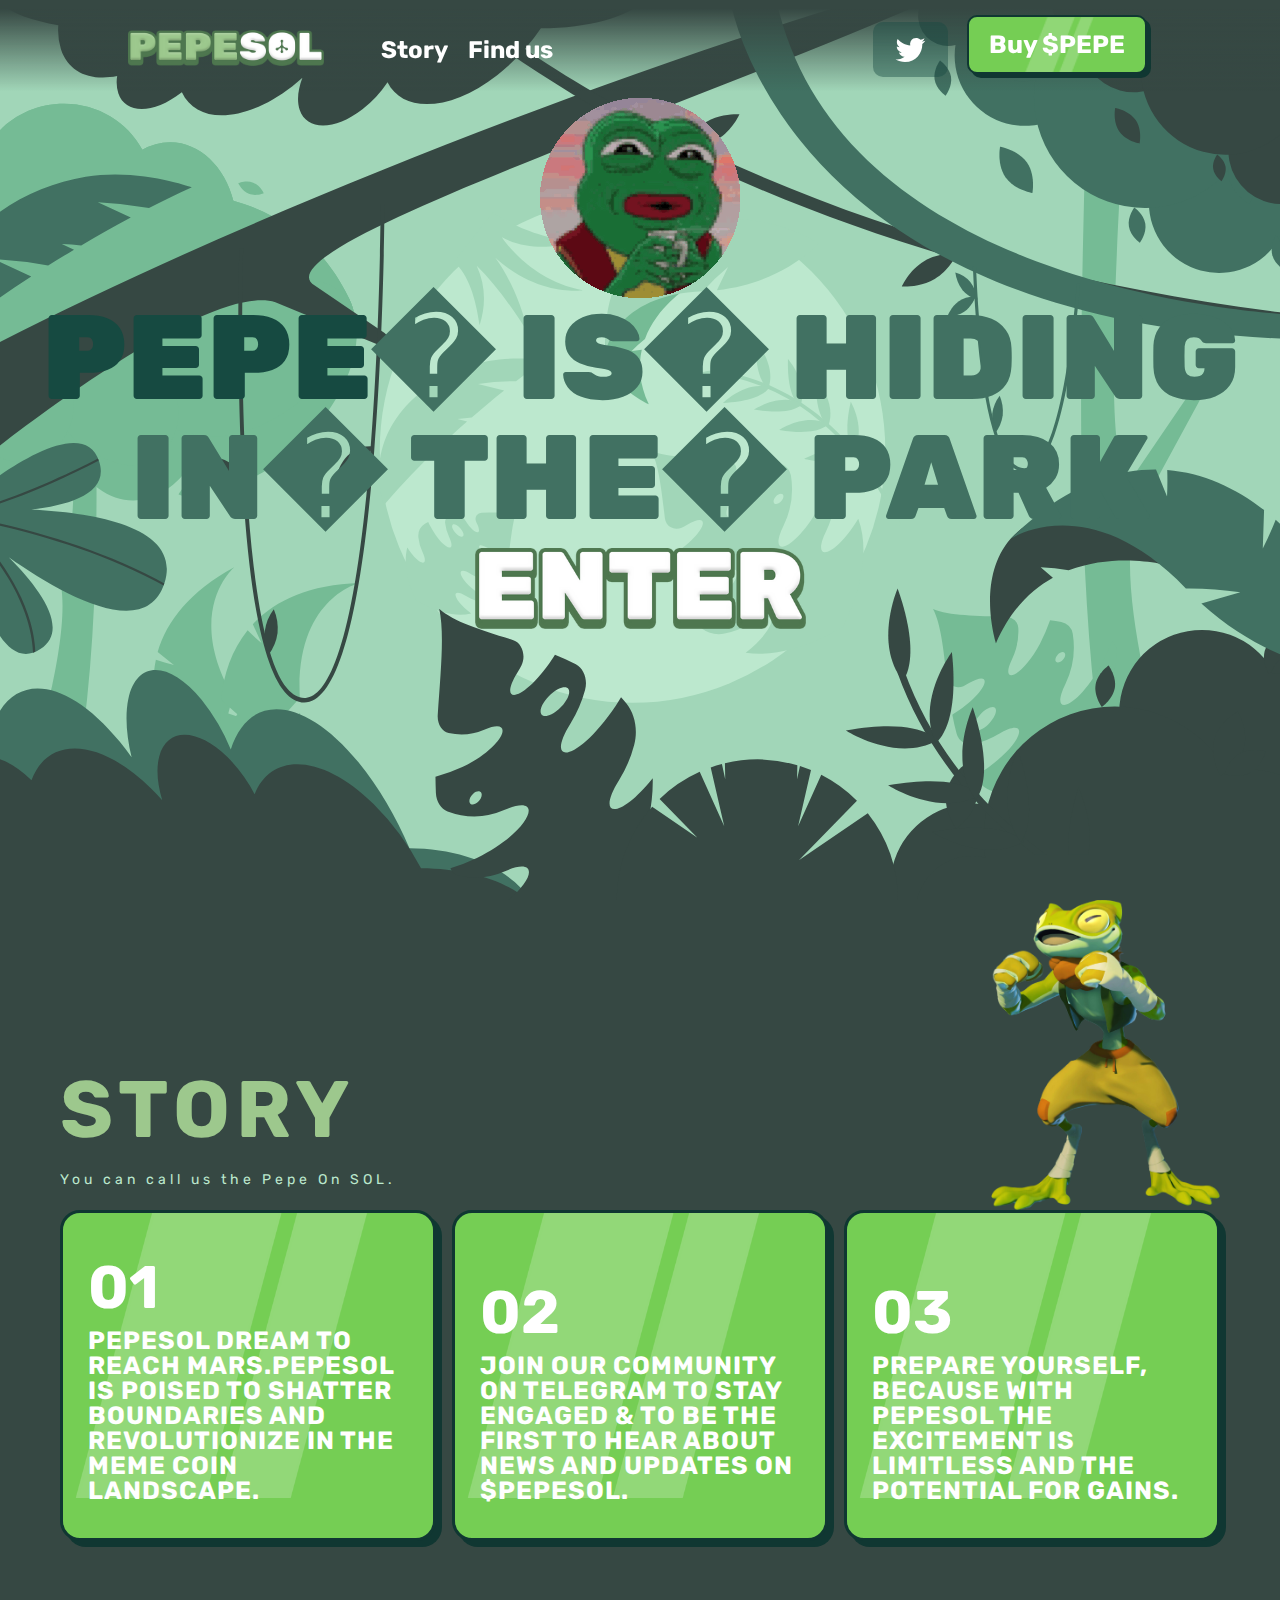
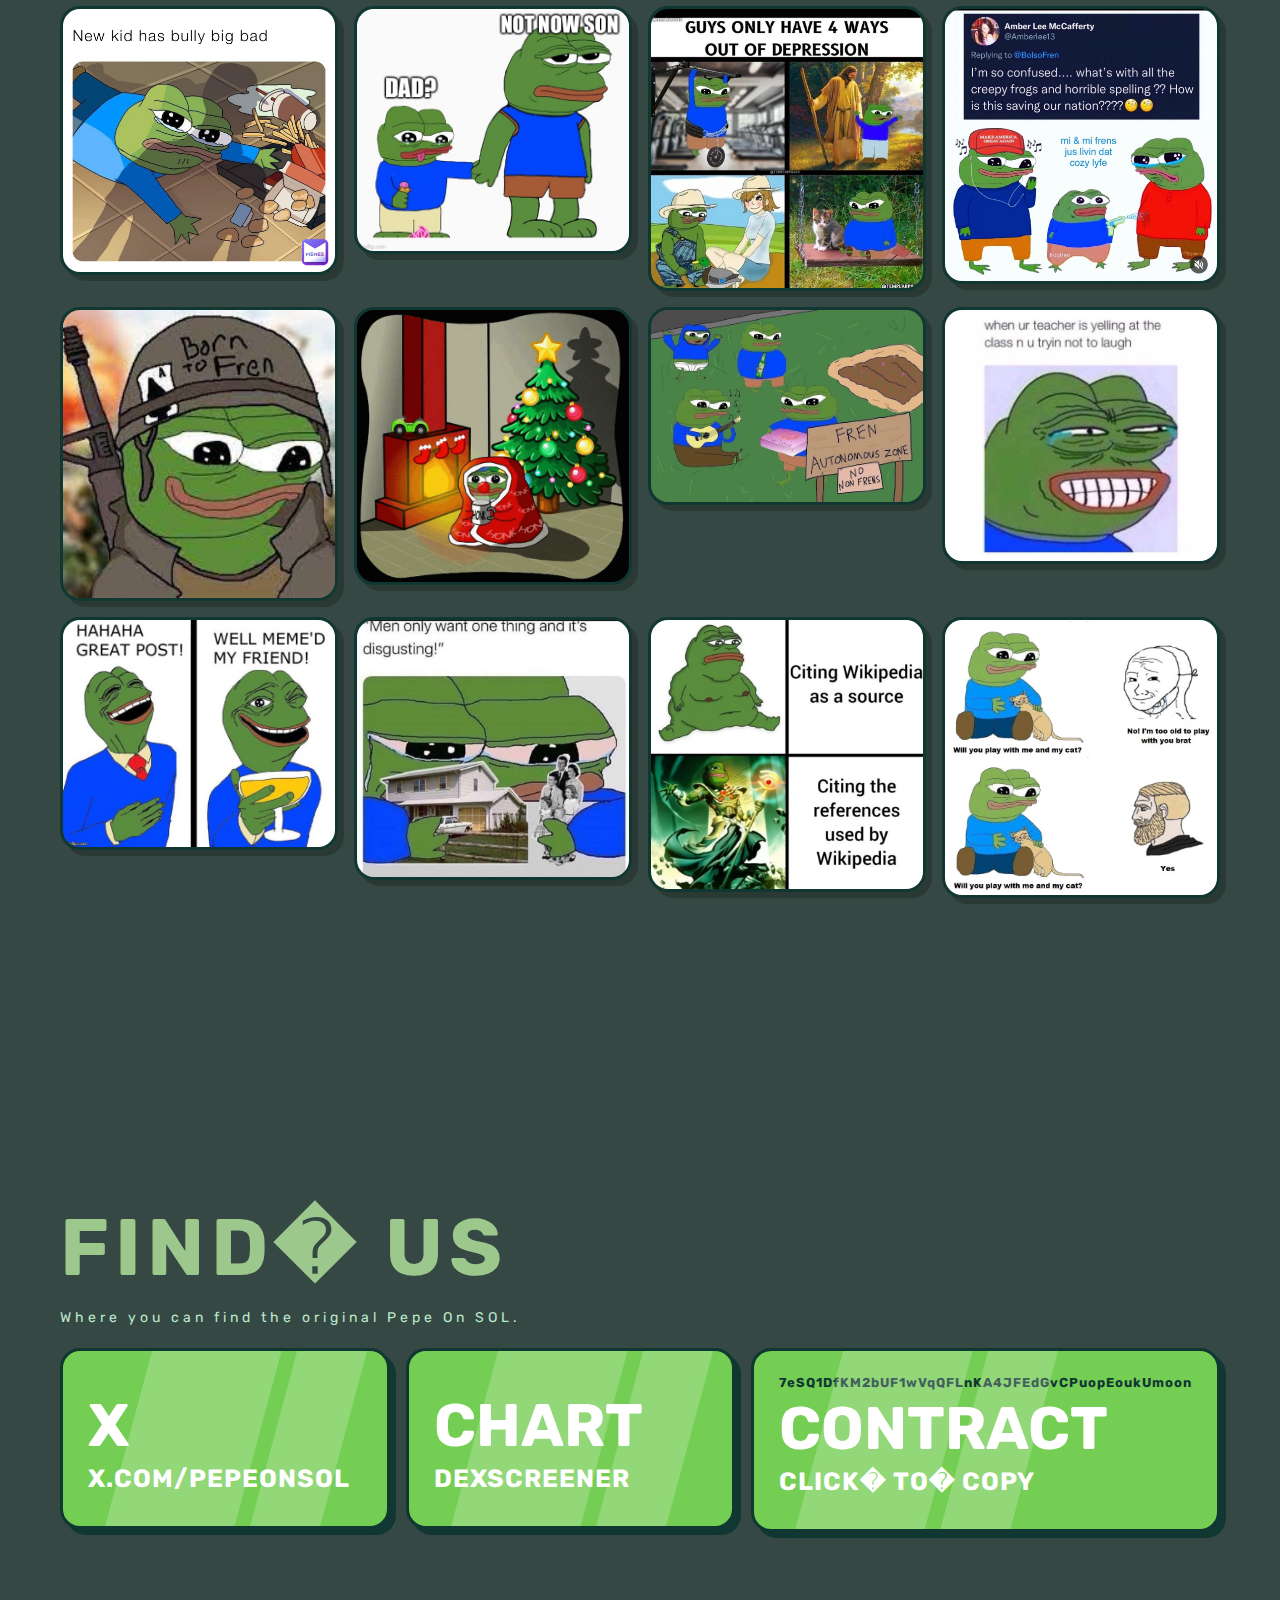
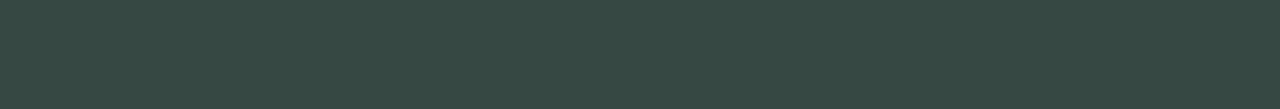
<file: index.html>
<!DOCTYPE html>
<!--  This site was created in Webflow. https://www.webflow.com  --><!--  Last Published: Fri Mar 01 2024 22:33:13 GMT+0000 (Coordinated Universal Time)  -->
<html data-wf-page="6405d97c9016189c298020d7" data-wf-site="6405d97c90161862478020d6" class=" w-mod-js">

<head>
  <meta charset="utf-8">
  <title>PEPEONSOL</title>
  <meta content="The original PEPE has roamed the Solana blockchain for over 400 days and is stronger then ever."
    name="description">
  <meta content="Pepe On Solana" property="og:title">
  <meta content="The original PEPE has roamed the Solana blockchain for over 400 days and is stronger then ever."
    property="og:description">
  <meta content="images/65e2566b65268f25fae7b76a_Screenshot%202024-03-02%20002714.png" property="og:image">
  <meta content="Pepe On Solana" property="twitter:title">
  <meta content="The original PEPE has roamed the Solana blockchain for over 400 days and is stronger then ever."
    property="twitter:description">
  <meta
    content="https://uploads-ssl.webflow.com/6405d97c90161862478020d6/65e2566b65268f25fae7b76a_Screenshot%202024-03-02%20002714.png"
    property="twitter:image">
  <meta property="og:type" content="website">
  <meta content="summary_large_image" name="twitter:card">
  <meta content="width=device-width, initial-scale=1" name="viewport">
  <meta content="Webflow" name="generator">
  <link href="css/normalize.css" rel="stylesheet" type="text/css">
  <link href="css/webflow.css" rel="stylesheet" type="text/css">
  <link href="css/pepesol.webflow.css" rel="stylesheet" type="text/css">
  <link href="https://fonts.googleapis.com" rel="preconnect">
  <link href="https://fonts.gstatic.com" rel="preconnect" crossorigin="anonymous">
  <script src="js/webfont.js" type="text/javascript"></script>
  <script
    type="text/javascript">WebFont.load({ google: { families: ["Montserrat:100,100italic,200,200italic,300,300italic,400,400italic,500,500italic,600,600italic,700,700italic,800,800italic,900,900italic", "Varela Round:400", "Rubik:regular,500,600,700,800,900,italic"] } });</script>
  <script
    type="text/javascript">!function (o, c) { var n = c.documentElement, t = " w-mod-"; n.className += t + "js", ("ontouchstart" in o || o.DocumentTouch && c instanceof DocumentTouch) && (n.className += t + "touch") }(window, document);</script>
  <link href="images/favicon.png" rel="shortcut icon" type="image/x-icon">
  <link href="images/favicon.png" rel="apple-touch-icon"><!--  [Attributes by Finsweet] Copy to clipboard  -->
  <script defer="" src="js/copyclip.js"></script>
</head>

<body class="body">
  <div data-animation="default" class="navbar_component w-nav" data-easing2="ease" fs-scrolldisable-element="smart-nav"
    data-easing="ease" data-collapse="medium" data-w-id="ced45a13-ce51-98d5-b5e1-3680acd3d651" role="banner"
    data-duration="400">
    <div class="navbar_container">
      <div>
        <nav role="navigation" class="navbar_menu is-page-height-tablet w-nav-menu">
          <a href="#story" class="navbar_link w-nav-link">Story</a>
          <a href="#findus" class="navbar_link w-nav-link">Find us</a>
          <div class="navsocialdiv mobile">
            <a href="#" class="navsociallink w-inline-block">
              <div class="navsocial w-embed"><svg width="420" height="420" viewBox="0 0 24 24" fill="none"
                  xmlns="http://www.w3.org/2000/svg">
                  <path
                    d="M10.076 11C10.676 11 11.162 11.45 11.151 12C11.151 12.55 10.677 13 10.076 13C9.486 13 9 12.55 9 12C9 11.45 9.475 11 10.076 11ZM13.924 11C14.525 11 15 11.45 15 12C15 12.55 14.525 13 13.924 13C13.334 13 12.849 12.55 12.849 12C12.849 11.45 13.323 11 13.924 11ZM18.891 2C20.054 2 21 2.966 21 4.163V23L18.789 21.005L17.544 19.829L16.227 18.579L16.773 20.522H5.109C3.946 20.522 3 19.556 3 18.359V4.163C3 2.966 3.946 2 5.109 2H18.89H18.891ZM14.921 15.713C17.194 15.64 18.069 14.117 18.069 14.117C18.069 10.736 16.587 7.995 16.587 7.995C15.107 6.862 13.697 6.893 13.697 6.893L13.553 7.061C15.302 7.607 16.114 8.395 16.114 8.395C15.1591 7.85699 14.1066 7.51434 13.018 7.387C12.3274 7.309 11.6299 7.31572 10.941 7.407C10.879 7.407 10.827 7.418 10.766 7.428C10.406 7.46 9.531 7.596 8.431 8.09C8.051 8.268 7.824 8.395 7.824 8.395C7.824 8.395 8.678 7.565 10.529 7.019L10.426 6.893C10.426 6.893 9.017 6.862 7.536 7.996C7.536 7.996 6.055 10.736 6.055 14.117C6.055 14.117 6.919 15.639 9.192 15.713C9.192 15.713 9.572 15.241 9.882 14.842C8.575 14.442 8.082 13.602 8.082 13.602C8.082 13.602 8.184 13.676 8.369 13.781C8.379 13.791 8.389 13.802 8.41 13.812C8.441 13.834 8.472 13.844 8.503 13.865C8.76 14.012 9.017 14.127 9.253 14.222C9.675 14.39 10.179 14.558 10.766 14.674C11.6453 14.8464 12.5494 14.8498 13.43 14.684C13.9429 14.5925 14.4433 14.4411 14.921 14.233C15.281 14.096 15.682 13.896 16.104 13.613C16.104 13.613 15.59 14.474 14.242 14.863C14.551 15.262 14.922 15.713 14.922 15.713H14.921Z"
                    fill="currentColor"></path>
                </svg>
              </div>
            </a>
            <a href="#" class="navsociallink w-inline-block">
              <div class="navsocial w-embed"><svg width="420" height="420" viewBox="0 0 24 24" fill="none"
                  xmlns="http://www.w3.org/2000/svg">
                  <path
                    d="M12 22C6.477 22 2 17.523 2 12C2 6.477 6.477 2 12 2C17.523 2 22 6.477 22 12C22 17.523 17.523 22 12 22ZM8.89 13.17L8.903 13.163L9.773 16.033C9.885 16.344 10.039 16.4 10.226 16.374C10.414 16.349 10.513 16.248 10.636 16.13L11.824 14.982L14.374 16.87C14.84 17.127 15.175 16.994 15.291 16.438L16.948 8.616C17.131 7.888 16.811 7.596 16.246 7.828L6.513 11.588C5.849 11.854 5.853 12.226 6.393 12.391L8.89 13.171V13.17Z"
                    fill="currentColor"></path>
                </svg>
              </div>
            </a>
            <a href="#" class="navsociallink w-inline-block">
              <div class="navsocial w-embed"><svg width="420" height="420" viewBox="0 0 24 24" fill="none"
                  xmlns="http://www.w3.org/2000/svg">
                  <path
                    d="M22.1623 5.65593C21.3989 5.99362 20.5893 6.2154 19.7603 6.31393C20.634 5.79136 21.288 4.96894 21.6003 3.99993C20.7803 4.48793 19.8813 4.82993 18.9443 5.01493C18.3149 4.34151 17.4807 3.89489 16.5713 3.74451C15.6618 3.59413 14.7282 3.74842 13.9156 4.18338C13.1029 4.61834 12.4567 5.30961 12.0774 6.14972C11.6981 6.98983 11.607 7.93171 11.8183 8.82893C10.1554 8.74558 8.52863 8.31345 7.04358 7.56059C5.55854 6.80773 4.24842 5.75097 3.1983 4.45893C2.82659 5.09738 2.63125 5.82315 2.6323 6.56193C2.6323 8.01193 3.3703 9.29293 4.4923 10.0429C3.82831 10.022 3.17893 9.84271 2.5983 9.51993V9.57193C2.5985 10.5376 2.93267 11.4735 3.54414 12.221C4.15562 12.9684 5.00678 13.4814 5.9533 13.6729C5.33691 13.84 4.6906 13.8646 4.0633 13.7449C4.33016 14.5762 4.8503 15.3031 5.55089 15.824C6.25147 16.3449 7.09743 16.6337 7.9703 16.6499C7.10278 17.3313 6.10947 17.8349 5.04718 18.1321C3.98488 18.4293 2.87442 18.5142 1.7793 18.3819C3.69099 19.6114 5.91639 20.264 8.1893 20.2619C15.8823 20.2619 20.0893 13.8889 20.0893 8.36193C20.0893 8.18193 20.0843 7.99993 20.0763 7.82193C20.8952 7.23009 21.6019 6.49695 22.1633 5.65693L22.1623 5.65593Z"
                    fill="currentColor"></path>
                </svg>
              </div>
            </a>
          </div>
<!-- todo: Buy here           -->
          <a href="#" class="button mobilemenu w-button">Buy $PEPE</a>
        </nav>
        <a href="#" class="navbar_logo-link w-nav-brand"><img src="images/pepesollogo.png" loading="lazy" width="245"
            data-w-id="ced45a13-ce51-98d5-b5e1-3680acd3d65e" alt=""
            srcset="images/pepesollogo-p-500.png 500w, images/pepesollogo-p-800.png 800w, images/pepesollogo-p-1080.png 1080w, images/pepesollogo.png 1557w"
            sizes="(max-width: 479px) 59vw, 196px" class="navbar_logo"></a>
      </div>
      <div class="navbar_menu-buttons">
        <div class="navsocialdiv">
          <!-- <a href="http://discord.gg/N8z3dQVwsp" target="_blank" class="navsociallink w-inline-block">
            <div class="navsocial w-embed"><svg width="420" height="420" viewBox="0 0 24 24" fill="none" xmlns="http://www.w3.org/2000/svg">
                <path d="M10.076 11C10.676 11 11.162 11.45 11.151 12C11.151 12.55 10.677 13 10.076 13C9.486 13 9 12.55 9 12C9 11.45 9.475 11 10.076 11ZM13.924 11C14.525 11 15 11.45 15 12C15 12.55 14.525 13 13.924 13C13.334 13 12.849 12.55 12.849 12C12.849 11.45 13.323 11 13.924 11ZM18.891 2C20.054 2 21 2.966 21 4.163V23L18.789 21.005L17.544 19.829L16.227 18.579L16.773 20.522H5.109C3.946 20.522 3 19.556 3 18.359V4.163C3 2.966 3.946 2 5.109 2H18.89H18.891ZM14.921 15.713C17.194 15.64 18.069 14.117 18.069 14.117C18.069 10.736 16.587 7.995 16.587 7.995C15.107 6.862 13.697 6.893 13.697 6.893L13.553 7.061C15.302 7.607 16.114 8.395 16.114 8.395C15.1591 7.85699 14.1066 7.51434 13.018 7.387C12.3274 7.309 11.6299 7.31572 10.941 7.407C10.879 7.407 10.827 7.418 10.766 7.428C10.406 7.46 9.531 7.596 8.431 8.09C8.051 8.268 7.824 8.395 7.824 8.395C7.824 8.395 8.678 7.565 10.529 7.019L10.426 6.893C10.426 6.893 9.017 6.862 7.536 7.996C7.536 7.996 6.055 10.736 6.055 14.117C6.055 14.117 6.919 15.639 9.192 15.713C9.192 15.713 9.572 15.241 9.882 14.842C8.575 14.442 8.082 13.602 8.082 13.602C8.082 13.602 8.184 13.676 8.369 13.781C8.379 13.791 8.389 13.802 8.41 13.812C8.441 13.834 8.472 13.844 8.503 13.865C8.76 14.012 9.017 14.127 9.253 14.222C9.675 14.39 10.179 14.558 10.766 14.674C11.6453 14.8464 12.5494 14.8498 13.43 14.684C13.9429 14.5925 14.4433 14.4411 14.921 14.233C15.281 14.096 15.682 13.896 16.104 13.613C16.104 13.613 15.59 14.474 14.242 14.863C14.551 15.262 14.922 15.713 14.922 15.713H14.921Z" fill="currentColor"></path>
              </svg>
            </div>
          </a> -->
          <!-- <a href="https://t.me/PepeOnSol" target="_blank" class="navsociallink w-inline-block">
            <div class="navsocial w-embed"><svg width="420" height="420" viewBox="0 0 24 24" fill="none"
                xmlns="http://www.w3.org/2000/svg">
                <path
                  d="M12 22C6.477 22 2 17.523 2 12C2 6.477 6.477 2 12 2C17.523 2 22 6.477 22 12C22 17.523 17.523 22 12 22ZM8.89 13.17L8.903 13.163L9.773 16.033C9.885 16.344 10.039 16.4 10.226 16.374C10.414 16.349 10.513 16.248 10.636 16.13L11.824 14.982L14.374 16.87C14.84 17.127 15.175 16.994 15.291 16.438L16.948 8.616C17.131 7.888 16.811 7.596 16.246 7.828L6.513 11.588C5.849 11.854 5.853 12.226 6.393 12.391L8.89 13.171V13.17Z"
                  fill="currentColor"></path>
              </svg>
            </div>
          </a> -->
          <a href="https://twitter.com/PepeOnSOL" target="_blank" class="navsociallink w-inline-block">
            <div class="navsocial w-embed"><svg width="420" height="420" viewBox="0 0 24 24" fill="none"
                xmlns="http://www.w3.org/2000/svg">
                <path
                  d="M22.1623 5.65593C21.3989 5.99362 20.5893 6.2154 19.7603 6.31393C20.634 5.79136 21.288 4.96894 21.6003 3.99993C20.7803 4.48793 19.8813 4.82993 18.9443 5.01493C18.3149 4.34151 17.4807 3.89489 16.5713 3.74451C15.6618 3.59413 14.7282 3.74842 13.9156 4.18338C13.1029 4.61834 12.4567 5.30961 12.0774 6.14972C11.6981 6.98983 11.607 7.93171 11.8183 8.82893C10.1554 8.74558 8.52863 8.31345 7.04358 7.56059C5.55854 6.80773 4.24842 5.75097 3.1983 4.45893C2.82659 5.09738 2.63125 5.82315 2.6323 6.56193C2.6323 8.01193 3.3703 9.29293 4.4923 10.0429C3.82831 10.022 3.17893 9.84271 2.5983 9.51993V9.57193C2.5985 10.5376 2.93267 11.4735 3.54414 12.221C4.15562 12.9684 5.00678 13.4814 5.9533 13.6729C5.33691 13.84 4.6906 13.8646 4.0633 13.7449C4.33016 14.5762 4.8503 15.3031 5.55089 15.824C6.25147 16.3449 7.09743 16.6337 7.9703 16.6499C7.10278 17.3313 6.10947 17.8349 5.04718 18.1321C3.98488 18.4293 2.87442 18.5142 1.7793 18.3819C3.69099 19.6114 5.91639 20.264 8.1893 20.2619C15.8823 20.2619 20.0893 13.8889 20.0893 8.36193C20.0893 8.18193 20.0843 7.99993 20.0763 7.82193C20.8952 7.23009 21.6019 6.49695 22.1633 5.65693L22.1623 5.65593Z"
                  fill="currentColor"></path>
              </svg>
            </div>
          </a>
        </div>
        <a href="" target="_blank" class="link-block-2 w-inline-block">
          <div data-w-id="ceb56e63-5d53-9569-d36c-cb1968875450" class="div-block-9">
            <h1 class="heading-2">Buy $PEPE</h1><img src="images/glass.png" loading="lazy" width="70"
              style="-webkit-transform:translate3d(0px, 0, 0) scale3d(1, 1, 1) rotateX(0) rotateY(0) rotateZ(0) skew(0, 0);-moz-transform:translate3d(0px, 0, 0) scale3d(1, 1, 1) rotateX(0) rotateY(0) rotateZ(0) skew(0, 0);-ms-transform:translate3d(0px, 0, 0) scale3d(1, 1, 1) rotateX(0) rotateY(0) rotateZ(0) skew(0, 0);transform:translate3d(0px, 0, 0) scale3d(1, 1, 1) rotateX(0) rotateY(0) rotateZ(0) skew(0, 0)"
              alt="" class="image-2">
          </div>
        </a>
      </div>
      <div class="navbar_menu-button w-nav-button">
        <div class="menu-icon1-2">
          <div class="menu-icon1_line-top-2"></div>
          <div class="menu-icon1_line-middle-2">
            <div class="menu-icon_line-middle-inner"></div>
          </div>
          <div class="menu-icon1_line-bottom-2"></div>
        </div>
      </div>
    </div>
  </div>
  <div class="herosection">
    
    <div class="div-block-8">
      <a><img src="images/pepe1.gif" alt="pepe"></a>
      <h1 class="heading"><span class="text-span">PEPE</span>�&nbsp;IS�&nbsp;HIDING<br>IN�&nbsp;THE�&nbsp;PARK</h1>
      <a href="#story" class="link-block w-inline-block"><img src="images/enter.png" loading="lazy" width="331"
          data-w-id="545366c4-8b22-507b-9a1d-050d74b2e33c" alt=""
          srcset="images/enter-p-500.png 500w, images/enter-p-800.png 800w, images/enter-p-1080.png 1080w, images/enter-p-1600.png 1600w, images/enter.png 1785w"
          sizes="(max-width: 479px) 100vw, 331px" class="image"></a>
          
    </div>
    
  </div>
  <div id="story" class="section-2">
    <div class="container-3 w-container">
      <div class="divbanner">
        <div class="divflexleft">
          <h1 class="headingbanner">Story</h1>
          <p class="paragraph">You can call us the Pepe On SOL.</p>
        </div>
        <div class="divflexright"><img src="images/frogster.png" loading="lazy" height="150" width="524" alt=""
            srcset="images/frogster-p-500.png 500w, images/frogster-p-800.png 800w, images/frogster.png 1048w"
            sizes="100vw" class="imgbanner"></div><img src="images/frogster.png" loading="lazy" sizes="100vw"
          srcset="images/frogster-p-500.png 500w, images/frogster-p-800.png 800w, images/frogster.png 1048w" alt=""
          class="image-5">
      </div>
      <div class="w-layout-grid images">
        <div id="w-node-c6f307f1-22eb-48e2-5ac4-66c59262486e-298020d7" data-w-id="c6f307f1-22eb-48e2-5ac4-66c59262486e"
          class="divblockgrid red">
          <h1 class="numbersgrid green">01</h1>
          <h4 class="titles green">PEPESOL Dream to Reach Mars.PEPESOL is poised to shatter boundaries and revolutionize
            in the meme coin landscape.</h4><img src="images/glass_1.png" loading="lazy" width="321"
            style="-webkit-transform:translate3d(0px, 0, 0) scale3d(1, 1, 1) rotateX(0) rotateY(0) rotateZ(0) skew(0, 0);-moz-transform:translate3d(0px, 0, 0) scale3d(1, 1, 1) rotateX(0) rotateY(0) rotateZ(0) skew(0, 0);-ms-transform:translate3d(0px, 0, 0) scale3d(1, 1, 1) rotateX(0) rotateY(0) rotateZ(0) skew(0, 0);transform:translate3d(0px, 0, 0) scale3d(1, 1, 1) rotateX(0) rotateY(0) rotateZ(0) skew(0, 0)"
            alt=""
            srcset="images/glass_1-p-500.png 500w, images/glass_1-p-800.png 800w, images/glass_1-p-1080.png 1080w, images/glass_1.png 1762w"
            sizes="(max-width: 479px) 85vw, 321px" class="image-3">
        </div>
        <div id="w-node-_8d7c210a-698f-8ee0-fad3-ffd18531fd2c-298020d7" data-w-id="8d7c210a-698f-8ee0-fad3-ffd18531fd2c"
          class="divblockgrid red">
          <h1 class="numbersgrid green">02</h1>
          <h4 class="titles green">Join our community on Telegram to stay engaged & to be the first to hear about news
            and updates on $PEPESOL.</h4><img src="images/glass_1.png" loading="lazy" width="321"
            style="-webkit-transform:translate3d(0px, 0, 0) scale3d(1, 1, 1) rotateX(0) rotateY(0) rotateZ(0) skew(0, 0);-moz-transform:translate3d(0px, 0, 0) scale3d(1, 1, 1) rotateX(0) rotateY(0) rotateZ(0) skew(0, 0);-ms-transform:translate3d(0px, 0, 0) scale3d(1, 1, 1) rotateX(0) rotateY(0) rotateZ(0) skew(0, 0);transform:translate3d(0px, 0, 0) scale3d(1, 1, 1) rotateX(0) rotateY(0) rotateZ(0) skew(0, 0)"
            alt=""
            srcset="images/glass_1-p-500.png 500w, images/glass_1-p-800.png 800w, images/glass_1-p-1080.png 1080w, images/glass_1.png 1762w"
            sizes="(max-width: 479px) 85vw, 321px" class="image-3">
        </div>
        <div id="w-node-baca33e3-3ef3-60e2-4c87-7b7559c24764-298020d7" data-w-id="baca33e3-3ef3-60e2-4c87-7b7559c24764"
          class="divblockgrid red">
          <h1 class="numbersgrid green">03</h1>
          <h4 class="titles green">Prepare yourself, because with PEPESOL the excitement is limitless and the potential
            for gains.</h4><img src="images/glass_1.png" loading="lazy" width="321"
            style="-webkit-transform:translate3d(0px, 0, 0) scale3d(1, 1, 1) rotateX(0) rotateY(0) rotateZ(0) skew(0, 0);-moz-transform:translate3d(0px, 0, 0) scale3d(1, 1, 1) rotateX(0) rotateY(0) rotateZ(0) skew(0, 0);-ms-transform:translate3d(0px, 0, 0) scale3d(1, 1, 1) rotateX(0) rotateY(0) rotateZ(0) skew(0, 0);transform:translate3d(0px, 0, 0) scale3d(1, 1, 1) rotateX(0) rotateY(0) rotateZ(0) skew(0, 0)"
            alt=""
            srcset="images/glass_1-p-500.png 500w, images/glass_1-p-800.png 800w, images/glass_1-p-1080.png 1080w, images/glass_1.png 1762w"
            sizes="(max-width: 479px) 85vw, 321px" class="image-3">
        </div>
      </div>
      <div class="w-layout-grid phot"><img src="images/1704839581671.jpg" loading="lazy"
          id="w-node-d30da535-f1d1-2a16-f7cf-06ebf6702862-298020d7"
          sizes="(max-width: 479px) 92vw, (max-width: 767px) 95vw, (max-width: 991px) 88vw, 93vw" alt=""
          srcset="images/1704839581671-p-500.jpg 500w, images/1704839581671-p-800.jpg 800w, images/1704839581671.jpg 1080w"
          class="image-6"><img src="images/70ruxw.jpg" loading="lazy"
          id="w-node-_21a46159-85e6-139b-d31c-7e35f1782b29-298020d7"
          sizes="(max-width: 479px) 92vw, (max-width: 767px) 95vw, (max-width: 991px) 88vw, 93vw" alt=""
          srcset="images/70ruxw-p-500.jpg 500w, images/70ruxw.jpg 562w" class="image-6"><img
          src="images/65d70b3b5a637.jpeg" loading="lazy" id="w-node-_99151ffa-8fe4-e864-d9bb-af5194d10fd8-298020d7"
          alt="" class="image-6"><img src="images/637adcc1b3073.jpeg" loading="lazy"
          id="w-node-_5a19b267-c2f9-f151-ca6f-0ee58c9a2268-298020d7"
          sizes="(max-width: 479px) 92vw, (max-width: 767px) 95vw, (max-width: 991px) 88vw, 93vw" alt=""
          srcset="images/637adcc1b3073-p-500.jpeg 500w, images/637adcc1b3073-p-800.jpeg 800w, images/637adcc1b3073.jpeg 1080w"
          class="image-6"><img src="images/images.jpg" loading="lazy"
          id="w-node-_4e41e8fa-7459-ff28-76b1-e043e19bc6f5-298020d7" alt="" class="image-6"><img
          src="images/pepe3.gif" loading="lazy" id="w-node-_76a2457b-da91-b6e3-ab33-bc1e2d8e9a62-298020d7" alt=""
          class="image-6"><img src="images/Ej9W4WrWoAEpve8.jpg" loading="lazy"
          id="w-node-ee3525cb-e221-e8f9-ff0c-f7d987d6ceb9-298020d7"
          sizes="(max-width: 479px) 92vw, (max-width: 767px) 95vw, (max-width: 991px) 88vw, 93vw" alt=""
          srcset="images/Ej9W4WrWoAEpve8-p-500.jpg 500w, images/Ej9W4WrWoAEpve8.jpg 659w" class="image-6"><img
          src="images/9994b6abc75f083629e25c00726c4cfe.jpg" loading="lazy"
          id="w-node-d01afd78-8442-cdc2-602a-b9281083a167-298020d7"
          sizes="(max-width: 479px) 92vw, (max-width: 767px) 95vw, (max-width: 991px) 88vw, 93vw" alt=""
          srcset="images/9994b6abc75f083629e25c00726c4cfe-p-500.jpg 500w, images/9994b6abc75f083629e25c00726c4cfe.jpg 550w"
          class="image-6"><img src="images/3g5x1y.jpg" loading="lazy"
          id="w-node-_1429429b-9bde-b350-0cc8-571658fbaace-298020d7"
          sizes="(max-width: 479px) 92vw, (max-width: 767px) 95vw, (max-width: 991px) 88vw, 93vw" alt=""
          srcset="images/3g5x1y-p-500.jpg 500w, images/3g5x1y.jpg 600w" class="image-6"><img
          src="images/65ce246310a37.jpeg" loading="lazy" id="w-node-_8d7d724f-b69a-3924-5826-e828a42bdcf2-298020d7"
          sizes="(max-width: 479px) 92vw, (max-width: 767px) 95vw, (max-width: 991px) 88vw, 93vw" alt=""
          srcset="images/65ce246310a37-p-500.jpeg 500w, images/65ce246310a37.jpeg 719w" class="image-6"><img
          src="images/61eb1d8f4ad40.jpeg" loading="lazy" id="w-node-f0030815-24a5-3a17-4c48-6c302232df07-298020d7"
          sizes="(max-width: 479px) 92vw, (max-width: 767px) 95vw, (max-width: 991px) 88vw, 93vw" alt=""
          srcset="images/61eb1d8f4ad40-p-500.jpeg 500w, images/61eb1d8f4ad40.jpeg 750w" class="image-6"><img
          src="images/61378d2c29ab1.jpeg" loading="lazy" id="w-node-_7d001b80-8a19-5d9a-1fb2-798ec367496e-298020d7"
          sizes="(max-width: 479px) 92vw, (max-width: 767px) 95vw, (max-width: 991px) 88vw, 93vw" alt=""
          srcset="images/61378d2c29ab1-p-500.jpeg 500w, images/61378d2c29ab1.jpeg 750w" class="image-6"></div>
    </div>
  </div>
  <div id="findus" class="findus">
    <div class="container-3 w-container">
      <div class="divbanner">
        <div class="divflexleft">
          <h1 class="headingbanner">FIND�&nbsp;US</h1>
          <p class="paragraph">Where you can find the original Pepe On SOL.</p>
        </div>
        <div class="divflexright"><img src="images/frogster.png" loading="lazy" height="150" width="524" alt=""
            srcset="images/frogster-p-500.png 500w, images/frogster-p-800.png 800w, images/frogster.png 1048w"
            sizes="100vw" class="imgbanner"></div>
      </div>
      <div class="w-layout-grid grid">
        <a id="w-node-_96a57631-575b-6e1d-7dfe-4687afe3861d-298020d7" href="https://twitter.com/PepeOnSOL"
          target="_blank" class="link-block-5 w-inline-block">
          <div id="w-node-_89bfee78-674f-5a8a-551f-4c9183e27162-298020d7"
            data-w-id="89bfee78-674f-5a8a-551f-4c9183e27162" class="divblockgrid red">
            <h1 class="numbersgrid green">X</h1>
            <h2 class="titles green">X.com/PepeOnSOL</h2><img src="images/glass_1.png" loading="lazy" width="321"
              style="-webkit-transform:translate3d(0px, 0, 0) scale3d(1, 1, 1) rotateX(0) rotateY(0) rotateZ(0) skew(0, 0);-moz-transform:translate3d(0px, 0, 0) scale3d(1, 1, 1) rotateX(0) rotateY(0) rotateZ(0) skew(0, 0);-ms-transform:translate3d(0px, 0, 0) scale3d(1, 1, 1) rotateX(0) rotateY(0) rotateZ(0) skew(0, 0);transform:translate3d(0px, 0, 0) scale3d(1, 1, 1) rotateX(0) rotateY(0) rotateZ(0) skew(0, 0)"
              alt=""
              srcset="images/glass_1-p-500.png 500w, images/glass_1-p-800.png 800w, images/glass_1-p-1080.png 1080w, images/glass_1.png 1762w"
              sizes="(max-width: 479px) 85vw, 310.3125px" class="image-3">
          </div>
        </a>
        <!-- <a id="w-node-_45abfc0f-0246-41e3-d35d-5ca9266862c7-298020d7" href="https://t.me/PepeOnSol" target="_blank"
          class="link-block-3 w-inline-block">
          <div id="w-node-_89bfee78-674f-5a8a-551f-4c9183e2716e-298020d7"
            data-w-id="89bfee78-674f-5a8a-551f-4c9183e2716e" class="divblockgrid red">
            <h1 class="numbersgrid green">TELEGRAM</h1>
            <h2 class="titles green">T.ME/PEPEONSOL</h2><img src="images/glass_1.png" loading="lazy" width="321"
              style="-webkit-transform:translate3d(0px, 0, 0) scale3d(1, 1, 1) rotateX(0) rotateY(0) rotateZ(0) skew(0, 0);-moz-transform:translate3d(0px, 0, 0) scale3d(1, 1, 1) rotateX(0) rotateY(0) rotateZ(0) skew(0, 0);-ms-transform:translate3d(0px, 0, 0) scale3d(1, 1, 1) rotateX(0) rotateY(0) rotateZ(0) skew(0, 0);transform:translate3d(0px, 0, 0) scale3d(1, 1, 1) rotateX(0) rotateY(0) rotateZ(0) skew(0, 0)"
              alt=""
              srcset="images/glass_1-p-500.png 500w, images/glass_1-p-800.png 800w, images/glass_1-p-1080.png 1080w, images/glass_1.png 1762w"
              sizes="(max-width: 479px) 85vw, 321px" class="image-3">
          </div>
        </a> -->
        <!-- <a id="w-node-_21f0319d-2b08-4ebe-4eb4-d2609d724c85-298020d7" href="http://discord.gg/N8z3dQVwsp"
          target="_blank" class="link-block-4 w-inline-block">
          <div id="w-node-_89bfee78-674f-5a8a-551f-4c9183e27168-298020d7"
            data-w-id="89bfee78-674f-5a8a-551f-4c9183e27168" class="divblockgrid red">
            <h1 class="numbersgrid green">DISCORD</h1>
            <h2 class="titles green">discord.gg/N8z3dQVwsp</h2><img src="images/glass_1.png" loading="lazy" width="321"
              style="-webkit-transform:translate3d(0px, 0, 0) scale3d(1, 1, 1) rotateX(0) rotateY(0) rotateZ(0) skew(0, 0);-moz-transform:translate3d(0px, 0, 0) scale3d(1, 1, 1) rotateX(0) rotateY(0) rotateZ(0) skew(0, 0);-ms-transform:translate3d(0px, 0, 0) scale3d(1, 1, 1) rotateX(0) rotateY(0) rotateZ(0) skew(0, 0);transform:translate3d(0px, 0, 0) scale3d(1, 1, 1) rotateX(0) rotateY(0) rotateZ(0) skew(0, 0)"
              alt=""
              srcset="images/glass_1-p-500.png 500w, images/glass_1-p-800.png 800w, images/glass_1-p-1080.png 1080w, images/glass_1.png 1762w"
              sizes="(max-width: 479px) 85vw, 321px" class="image-3">
          </div>
        </a> -->
<!-- todo Dex screener         -->
        <a id="w-node-af3c758b-2cda-021e-3749-4b05148ba875-298020d7" href="https://dexscreener.com/moonshot/new"
          target="_blank" class="link-block-3 w-inline-block">
          <div id="w-node-af3c758b-2cda-021e-3749-4b05148ba876-298020d7"
            data-w-id="af3c758b-2cda-021e-3749-4b05148ba876" class="divblockgrid red">
            <h1 class="numbersgrid green">CHART</h1>
            <h2 class="titles green">DEXSCREENER</h2><img src="images/glass_1.png" loading="lazy" width="321"
              style="-webkit-transform:translate3d(0px, 0, 0) scale3d(1, 1, 1) rotateX(0) rotateY(0) rotateZ(0) skew(0, 0);-moz-transform:translate3d(0px, 0, 0) scale3d(1, 1, 1) rotateX(0) rotateY(0) rotateZ(0) skew(0, 0);-ms-transform:translate3d(0px, 0, 0) scale3d(1, 1, 1) rotateX(0) rotateY(0) rotateZ(0) skew(0, 0);transform:translate3d(0px, 0, 0) scale3d(1, 1, 1) rotateX(0) rotateY(0) rotateZ(0) skew(0, 0)"
              alt=""
              srcset="images/glass_1-p-500.png 500w, images/glass_1-p-800.png 800w, images/glass_1-p-1080.png 1080w, images/glass_1.png 1762w"
              sizes="(max-width: 479px) 85vw, 258.6145935058594px" class="image-3">
          </div>
        </a>
        <!-- <a id="w-node-_4c00085b-1574-0a7b-bfd3-ef9058141a74-298020d7" target="_blank"
          class="link-block-5 w-inline-block">
          <div id="w-node-_4c00085b-1574-0a7b-bfd3-ef9058141a75-298020d7"
            data-w-id="4c00085b-1574-0a7b-bfd3-ef9058141a75" class="divblockgrid red">
            <h1 class="numbersgrid green">FLIP</h1>
            <h2 class="titles green">PEPE COIN TOSS</h2><img src="images/glass_1.png" loading="lazy" width="321"
              style="-webkit-transform:translate3d(0px, 0, 0) scale3d(1, 1, 1) rotateX(0) rotateY(0) rotateZ(0) skew(0, 0);-moz-transform:translate3d(0px, 0, 0) scale3d(1, 1, 1) rotateX(0) rotateY(0) rotateZ(0) skew(0, 0);-ms-transform:translate3d(0px, 0, 0) scale3d(1, 1, 1) rotateX(0) rotateY(0) rotateZ(0) skew(0, 0);transform:translate3d(0px, 0, 0) scale3d(1, 1, 1) rotateX(0) rotateY(0) rotateZ(0) skew(0, 0)"
              alt=""
              srcset="images/glass_1-p-500.png 500w, images/glass_1-p-800.png 800w, images/glass_1-p-1080.png 1080w, images/glass_1.png 1762w"
              sizes="(max-width: 479px) 85vw, 176.6041717529297px" class="image-3">
          </div>
        </a> -->

<!-- todo: Ca address -->
        <a fs-copyclip-text="7eSQ1DfKM2bUF1wVqQFLnKA4JFEdGvCPuopEoukUmoon" fs-copyclip-element="click"
          id="w-node-c68f54b3-6c97-4eeb-c125-97cb9366542e-298020d7" href="#" class="link-block-5 w-inline-block">
          <div id="w-node-c68f54b3-6c97-4eeb-c125-97cb9366542f-298020d7"
            data-w-id="c68f54b3-6c97-4eeb-c125-97cb9366542f" class="divblockgrid red">

            <h2 class="titles green ca">7eSQ1DfKM2bUF1wVqQFLnKA4JFEdGvCPuopEoukUmoon</h2>
            <h1 class="numbersgrid green nocap">CONTRACT</h1>
            <h2 class="titles green">CLICK�&nbsp;TO�&nbsp;COPY</h2><img src="images/glass_1.png" loading="lazy"
              width="321"
              style="-webkit-transform:translate3d(0px, 0, 0) scale3d(1, 1, 1) rotateX(0) rotateY(0) rotateZ(0) skew(0, 0);-moz-transform:translate3d(0px, 0, 0) scale3d(1, 1, 1) rotateX(0) rotateY(0) rotateZ(0) skew(0, 0);-ms-transform:translate3d(0px, 0, 0) scale3d(1, 1, 1) rotateX(0) rotateY(0) rotateZ(0) skew(0, 0);transform:translate3d(0px, 0, 0) scale3d(1, 1, 1) rotateX(0) rotateY(0) rotateZ(0) skew(0, 0)"
              alt=""
              srcset="images/glass_1-p-500.png 500w, images/glass_1-p-800.png 800w, images/glass_1-p-1080.png 1080w, images/glass_1.png 1762w"
              sizes="(max-width: 479px) 85vw, 321px" class="image-3">
          </div>
        </a>
      </div>
    </div>
  </div>
  <script src="js/jquery-3.5.1.min.dc5e7f18c8.js" type="text/javascript" crossorigin="anonymous"></script>
  <script src="js/webflow.js" type="text/javascript"></script>

</body>

</html>
</file>
<file: css/webflow.css>
@font-face {
  font-family: 'webflow-icons';
  src: url("[data-uri]") format('truetype');
  font-weight: normal;
  font-style: normal;
}
[class^="w-icon-"],
[class*=" w-icon-"] {
  /* use !important to prevent issues with browser extensions that change fonts */
  font-family: 'webflow-icons' !important;
  speak: none;
  font-style: normal;
  font-weight: normal;
  font-variant: normal;
  text-transform: none;
  line-height: 1;
  /* Better Font Rendering =========== */
  -webkit-font-smoothing: antialiased;
  -moz-osx-font-smoothing: grayscale;
}
.w-icon-slider-right:before {
  content: "\e600";
}
.w-icon-slider-left:before {
  content: "\e601";
}
.w-icon-nav-menu:before {
  content: "\e602";
}
.w-icon-arrow-down:before,
.w-icon-dropdown-toggle:before {
  content: "\e603";
}
.w-icon-file-upload-remove:before {
  content: "\e900";
}
.w-icon-file-upload-icon:before {
  content: "\e903";
}
* {
  -webkit-box-sizing: border-box;
  -moz-box-sizing: border-box;
  box-sizing: border-box;
}
html {
  height: 100%;
}
body {
  margin: 0;
  min-height: 100%;
  background-color: #fff;
  font-family: Arial, sans-serif;
  font-size: 14px;
  line-height: 20px;
  color: #333;
}
img {
  max-width: 100%;
  vertical-align: middle;
  display: inline-block;
}
html.w-mod-touch * {
  background-attachment: scroll !important;
}
.w-block {
  display: block;
}
.w-inline-block {
  max-width: 100%;
  display: inline-block;
}
.w-clearfix:before,
.w-clearfix:after {
  content: " ";
  display: table;
  grid-column-start: 1;
  grid-row-start: 1;
  grid-column-end: 2;
  grid-row-end: 2;
}
.w-clearfix:after {
  clear: both;
}
.w-hidden {
  display: none;
}
.w-button {
  display: inline-block;
  padding: 9px 15px;
  background-color: #3898EC;
  color: white;
  border: 0;
  line-height: inherit;
  text-decoration: none;
  cursor: pointer;
  border-radius: 0;
}
input.w-button {
  -webkit-appearance: button;
}
html[data-w-dynpage] [data-w-cloak] {
  color: transparent !important;
}
.w-code-block {
  margin: unset;
}
pre.w-code-block code {
  all: inherit;
}
.w-webflow-badge,
.w-webflow-badge * {
  position: static;
  left: auto;
  top: auto;
  right: auto;
  bottom: auto;
  z-index: auto;
  display: block;
  visibility: visible;
  overflow: visible;
  overflow-x: visible;
  overflow-y: visible;
  box-sizing: border-box;
  width: auto;
  height: auto;
  max-height: none;
  max-width: none;
  min-height: 0;
  min-width: 0;
  margin: 0;
  padding: 0;
  float: none;
  clear: none;
  border: 0 none transparent;
  border-radius: 0;
  background: none;
  background-image: none;
  background-position: 0% 0%;
  background-size: auto auto;
  background-repeat: repeat;
  background-origin: padding-box;
  background-clip: border-box;
  background-attachment: scroll;
  background-color: transparent;
  box-shadow: none;
  opacity: 1;
  transform: none;
  transition: none;
  direction: ltr;
  font-family: inherit;
  font-weight: inherit;
  color: inherit;
  font-size: inherit;
  line-height: inherit;
  font-style: inherit;
  font-variant: inherit;
  text-align: inherit;
  letter-spacing: inherit;
  text-decoration: inherit;
  text-indent: 0;
  text-transform: inherit;
  list-style-type: disc;
  text-shadow: none;
  font-smoothing: auto;
  vertical-align: baseline;
  cursor: inherit;
  white-space: inherit;
  word-break: normal;
  word-spacing: normal;
  word-wrap: normal;
}
.w-webflow-badge {
  position: fixed !important;
  display: inline-block !important;
  visibility: visible !important;
  z-index: 2147483647 !important;
  top: auto !important;
  right: 12px !important;
  bottom: 12px !important;
  left: auto !important;
  color: #aaadb0 !important;
  background-color: #fff !important;
  border-radius: 3px !important;
  padding: 6px !important;
  font-size: 12px !important;
  opacity: 1 !important;
  line-height: 14px !important;
  text-decoration: none !important;
  transform: none !important;
  margin: 0 !important;
  width: auto !important;
  height: auto !important;
  overflow: visible !important;
  white-space: nowrap;
  box-shadow: 0 0 0 1px rgba(0, 0, 0, 0.1), 0px 1px 3px rgba(0, 0, 0, 0.1);
  cursor: pointer;
}
.w-webflow-badge > img {
  display: inline-block !important;
  visibility: visible !important;
  opacity: 1 !important;
  vertical-align: middle !important;
}
h1,
h2,
h3,
h4,
h5,
h6 {
  font-weight: bold;
  margin-bottom: 10px;
}
h1 {
  font-size: 38px;
  line-height: 44px;
  margin-top: 20px;
}
h2 {
  font-size: 32px;
  line-height: 36px;
  margin-top: 20px;
}
h3 {
  font-size: 24px;
  line-height: 30px;
  margin-top: 20px;
}
h4 {
  font-size: 18px;
  line-height: 24px;
  margin-top: 10px;
}
h5 {
  font-size: 14px;
  line-height: 20px;
  margin-top: 10px;
}
h6 {
  font-size: 12px;
  line-height: 18px;
  margin-top: 10px;
}
p {
  margin-top: 0;
  margin-bottom: 10px;
}
blockquote {
  margin: 0 0 10px 0;
  padding: 10px 20px;
  border-left: 5px solid #E2E2E2;
  font-size: 18px;
  line-height: 22px;
}
figure {
  margin: 0;
  margin-bottom: 10px;
}
figcaption {
  margin-top: 5px;
  text-align: center;
}
ul,
ol {
  margin-top: 0px;
  margin-bottom: 10px;
  padding-left: 40px;
}
.w-list-unstyled {
  padding-left: 0;
  list-style: none;
}
.w-embed:before,
.w-embed:after {
  content: " ";
  display: table;
  grid-column-start: 1;
  grid-row-start: 1;
  grid-column-end: 2;
  grid-row-end: 2;
}
.w-embed:after {
  clear: both;
}
.w-video {
  width: 100%;
  position: relative;
  padding: 0;
}
.w-video iframe,
.w-video object,
.w-video embed {
  position: absolute;
  top: 0;
  left: 0;
  width: 100%;
  height: 100%;
  border: none;
}
fieldset {
  padding: 0;
  margin: 0;
  border: 0;
}
button,
[type='button'],
[type='reset'] {
  border: 0;
  cursor: pointer;
  -webkit-appearance: button;
}
.w-form {
  margin: 0 0 15px;
}
.w-form-done {
  display: none;
  padding: 20px;
  text-align: center;
  background-color: #dddddd;
}
.w-form-fail {
  display: none;
  margin-top: 10px;
  padding: 10px;
  background-color: #ffdede;
}
label {
  display: block;
  margin-bottom: 5px;
  font-weight: bold;
}
.w-input,
.w-select {
  display: block;
  width: 100%;
  height: 38px;
  padding: 8px 12px;
  margin-bottom: 10px;
  font-size: 14px;
  line-height: 1.42857143;
  color: #333333;
  vertical-align: middle;
  background-color: #ffffff;
  border: 1px solid #cccccc;
}
.w-input:-moz-placeholder,
.w-select:-moz-placeholder {
  color: #999;
}
.w-input::-moz-placeholder,
.w-select::-moz-placeholder {
  color: #999;
  opacity: 1;
}
.w-input::-webkit-input-placeholder,
.w-select::-webkit-input-placeholder {
  color: #999;
}
.w-input:focus,
.w-select:focus {
  border-color: #3898EC;
  outline: 0;
}
.w-input[disabled],
.w-select[disabled],
.w-input[readonly],
.w-select[readonly],
fieldset[disabled] .w-input,
fieldset[disabled] .w-select {
  cursor: not-allowed;
}
.w-input[disabled]:not(.w-input-disabled),
.w-select[disabled]:not(.w-input-disabled),
.w-input[readonly],
.w-select[readonly],
fieldset[disabled]:not(.w-input-disabled) .w-input,
fieldset[disabled]:not(.w-input-disabled) .w-select {
  background-color: #eeeeee;
}
textarea.w-input,
textarea.w-select {
  height: auto;
}
.w-select {
  background-color: #f3f3f3;
}
.w-select[multiple] {
  height: auto;
}
.w-form-label {
  display: inline-block;
  cursor: pointer;
  font-weight: normal;
  margin-bottom: 0px;
}
.w-radio {
  display: block;
  margin-bottom: 5px;
  padding-left: 20px;
}
.w-radio:before,
.w-radio:after {
  content: " ";
  display: table;
  grid-column-start: 1;
  grid-row-start: 1;
  grid-column-end: 2;
  grid-row-end: 2;
}
.w-radio:after {
  clear: both;
}
.w-radio-input {
  margin: 4px 0 0;
  line-height: normal;
  float: left;
  margin-left: -20px;
}
.w-radio-input {
  margin-top: 3px;
}
.w-file-upload {
  display: block;
  margin-bottom: 10px;
}
.w-file-upload-input {
  width: 0.1px;
  height: 0.1px;
  opacity: 0;
  overflow: hidden;
  position: absolute;
  z-index: -100;
}
.w-file-upload-default,
.w-file-upload-uploading,
.w-file-upload-success {
  display: inline-block;
  color: #333333;
}
.w-file-upload-error {
  display: block;
  margin-top: 10px;
}
.w-file-upload-default.w-hidden,
.w-file-upload-uploading.w-hidden,
.w-file-upload-error.w-hidden,
.w-file-upload-success.w-hidden {
  display: none;
}
.w-file-upload-uploading-btn {
  display: flex;
  font-size: 14px;
  font-weight: normal;
  cursor: pointer;
  margin: 0;
  padding: 8px 12px;
  border: 1px solid #cccccc;
  background-color: #fafafa;
}
.w-file-upload-file {
  display: flex;
  flex-grow: 1;
  justify-content: space-between;
  margin: 0;
  padding: 8px 9px 8px 11px;
  border: 1px solid #cccccc;
  background-color: #fafafa;
}
.w-file-upload-file-name {
  font-size: 14px;
  font-weight: normal;
  display: block;
}
.w-file-remove-link {
  margin-top: 3px;
  margin-left: 10px;
  width: auto;
  height: auto;
  padding: 3px;
  display: block;
  cursor: pointer;
}
.w-icon-file-upload-remove {
  margin: auto;
  font-size: 10px;
}
.w-file-upload-error-msg {
  display: inline-block;
  color: #ea384c;
  padding: 2px 0;
}
.w-file-upload-info {
  display: inline-block;
  line-height: 38px;
  padding: 0 12px;
}
.w-file-upload-label {
  display: inline-block;
  font-size: 14px;
  font-weight: normal;
  cursor: pointer;
  margin: 0;
  padding: 8px 12px;
  border: 1px solid #cccccc;
  background-color: #fafafa;
}
.w-icon-file-upload-icon,
.w-icon-file-upload-uploading {
  display: inline-block;
  margin-right: 8px;
  width: 20px;
}
.w-icon-file-upload-uploading {
  height: 20px;
}
.w-container {
  margin-left: auto;
  margin-right: auto;
  max-width: 940px;
}
.w-container:before,
.w-container:after {
  content: " ";
  display: table;
  grid-column-start: 1;
  grid-row-start: 1;
  grid-column-end: 2;
  grid-row-end: 2;
}
.w-container:after {
  clear: both;
}
.w-container .w-row {
  margin-left: -10px;
  margin-right: -10px;
}
.w-row:before,
.w-row:after {
  content: " ";
  display: table;
  grid-column-start: 1;
  grid-row-start: 1;
  grid-column-end: 2;
  grid-row-end: 2;
}
.w-row:after {
  clear: both;
}
.w-row .w-row {
  margin-left: 0;
  margin-right: 0;
}
.w-col {
  position: relative;
  float: left;
  width: 100%;
  min-height: 1px;
  padding-left: 10px;
  padding-right: 10px;
}
.w-col .w-col {
  padding-left: 0;
  padding-right: 0;
}
.w-col-1 {
  width: 8.33333333%;
}
.w-col-2 {
  width: 16.66666667%;
}
.w-col-3 {
  width: 25%;
}
.w-col-4 {
  width: 33.33333333%;
}
.w-col-5 {
  width: 41.66666667%;
}
.w-col-6 {
  width: 50%;
}
.w-col-7 {
  width: 58.33333333%;
}
.w-col-8 {
  width: 66.66666667%;
}
.w-col-9 {
  width: 75%;
}
.w-col-10 {
  width: 83.33333333%;
}
.w-col-11 {
  width: 91.66666667%;
}
.w-col-12 {
  width: 100%;
}
.w-hidden-main {
  display: none !important;
}
@media screen and (max-width: 991px) {
  .w-container {
    max-width: 728px;
  }
  .w-hidden-main {
    display: inherit !important;
  }
  .w-hidden-medium {
    display: none !important;
  }
  .w-col-medium-1 {
    width: 8.33333333%;
  }
  .w-col-medium-2 {
    width: 16.66666667%;
  }
  .w-col-medium-3 {
    width: 25%;
  }
  .w-col-medium-4 {
    width: 33.33333333%;
  }
  .w-col-medium-5 {
    width: 41.66666667%;
  }
  .w-col-medium-6 {
    width: 50%;
  }
  .w-col-medium-7 {
    width: 58.33333333%;
  }
  .w-col-medium-8 {
    width: 66.66666667%;
  }
  .w-col-medium-9 {
    width: 75%;
  }
  .w-col-medium-10 {
    width: 83.33333333%;
  }
  .w-col-medium-11 {
    width: 91.66666667%;
  }
  .w-col-medium-12 {
    width: 100%;
  }
  .w-col-stack {
    width: 100%;
    left: auto;
    right: auto;
  }
}
@media screen and (max-width: 767px) {
  .w-hidden-main {
    display: inherit !important;
  }
  .w-hidden-medium {
    display: inherit !important;
  }
  .w-hidden-small {
    display: none !important;
  }
  .w-row,
  .w-container .w-row {
    margin-left: 0;
    margin-right: 0;
  }
  .w-col {
    width: 100%;
    left: auto;
    right: auto;
  }
  .w-col-small-1 {
    width: 8.33333333%;
  }
  .w-col-small-2 {
    width: 16.66666667%;
  }
  .w-col-small-3 {
    width: 25%;
  }
  .w-col-small-4 {
    width: 33.33333333%;
  }
  .w-col-small-5 {
    width: 41.66666667%;
  }
  .w-col-small-6 {
    width: 50%;
  }
  .w-col-small-7 {
    width: 58.33333333%;
  }
  .w-col-small-8 {
    width: 66.66666667%;
  }
  .w-col-small-9 {
    width: 75%;
  }
  .w-col-small-10 {
    width: 83.33333333%;
  }
  .w-col-small-11 {
    width: 91.66666667%;
  }
  .w-col-small-12 {
    width: 100%;
  }
}
@media screen and (max-width: 479px) {
  .w-container {
    max-width: none;
  }
  .w-hidden-main {
    display: inherit !important;
  }
  .w-hidden-medium {
    display: inherit !important;
  }
  .w-hidden-small {
    display: inherit !important;
  }
  .w-hidden-tiny {
    display: none !important;
  }
  .w-col {
    width: 100%;
  }
  .w-col-tiny-1 {
    width: 8.33333333%;
  }
  .w-col-tiny-2 {
    width: 16.66666667%;
  }
  .w-col-tiny-3 {
    width: 25%;
  }
  .w-col-tiny-4 {
    width: 33.33333333%;
  }
  .w-col-tiny-5 {
    width: 41.66666667%;
  }
  .w-col-tiny-6 {
    width: 50%;
  }
  .w-col-tiny-7 {
    width: 58.33333333%;
  }
  .w-col-tiny-8 {
    width: 66.66666667%;
  }
  .w-col-tiny-9 {
    width: 75%;
  }
  .w-col-tiny-10 {
    width: 83.33333333%;
  }
  .w-col-tiny-11 {
    width: 91.66666667%;
  }
  .w-col-tiny-12 {
    width: 100%;
  }
}
.w-widget {
  position: relative;
}
.w-widget-map {
  width: 100%;
  height: 400px;
}
.w-widget-map label {
  width: auto;
  display: inline;
}
.w-widget-map img {
  max-width: inherit;
}
.w-widget-map .gm-style-iw {
  text-align: center;
}
.w-widget-map .gm-style-iw > button {
  display: none !important;
}
.w-widget-twitter {
  overflow: hidden;
}
.w-widget-twitter-count-shim {
  display: inline-block;
  vertical-align: top;
  position: relative;
  width: 28px;
  height: 20px;
  text-align: center;
  background: white;
  border: #758696 solid 1px;
  border-radius: 3px;
}
.w-widget-twitter-count-shim * {
  pointer-events: none;
  -webkit-user-select: none;
  -moz-user-select: none;
  -ms-user-select: none;
  user-select: none;
}
.w-widget-twitter-count-shim .w-widget-twitter-count-inner {
  position: relative;
  font-size: 15px;
  line-height: 12px;
  text-align: center;
  color: #999;
  font-family: serif;
}
.w-widget-twitter-count-shim .w-widget-twitter-count-clear {
  position: relative;
  display: block;
}
.w-widget-twitter-count-shim.w--large {
  width: 36px;
  height: 28px;
}
.w-widget-twitter-count-shim.w--large .w-widget-twitter-count-inner {
  font-size: 18px;
  line-height: 18px;
}
.w-widget-twitter-count-shim:not(.w--vertical) {
  margin-left: 5px;
  margin-right: 8px;
}
.w-widget-twitter-count-shim:not(.w--vertical).w--large {
  margin-left: 6px;
}
.w-widget-twitter-count-shim:not(.w--vertical):before,
.w-widget-twitter-count-shim:not(.w--vertical):after {
  top: 50%;
  left: 0;
  border: solid transparent;
  content: ' ';
  height: 0;
  width: 0;
  position: absolute;
  pointer-events: none;
}
.w-widget-twitter-count-shim:not(.w--vertical):before {
  border-color: rgba(117, 134, 150, 0);
  border-right-color: #5d6c7b;
  border-width: 4px;
  margin-left: -9px;
  margin-top: -4px;
}
.w-widget-twitter-count-shim:not(.w--vertical).w--large:before {
  border-width: 5px;
  margin-left: -10px;
  margin-top: -5px;
}
.w-widget-twitter-count-shim:not(.w--vertical):after {
  border-color: rgba(255, 255, 255, 0);
  border-right-color: white;
  border-width: 4px;
  margin-left: -8px;
  margin-top: -4px;
}
.w-widget-twitter-count-shim:not(.w--vertical).w--large:after {
  border-width: 5px;
  margin-left: -9px;
  margin-top: -5px;
}
.w-widget-twitter-count-shim.w--vertical {
  width: 61px;
  height: 33px;
  margin-bottom: 8px;
}
.w-widget-twitter-count-shim.w--vertical:before,
.w-widget-twitter-count-shim.w--vertical:after {
  top: 100%;
  left: 50%;
  border: solid transparent;
  content: ' ';
  height: 0;
  width: 0;
  position: absolute;
  pointer-events: none;
}
.w-widget-twitter-count-shim.w--vertical:before {
  border-color: rgba(117, 134, 150, 0);
  border-top-color: #5d6c7b;
  border-width: 5px;
  margin-left: -5px;
}
.w-widget-twitter-count-shim.w--vertical:after {
  border-color: rgba(255, 255, 255, 0);
  border-top-color: white;
  border-width: 4px;
  margin-left: -4px;
}
.w-widget-twitter-count-shim.w--vertical .w-widget-twitter-count-inner {
  font-size: 18px;
  line-height: 22px;
}
.w-widget-twitter-count-shim.w--vertical.w--large {
  width: 76px;
}
.w-background-video {
  position: relative;
  overflow: hidden;
  height: 500px;
  color: white;
}
.w-background-video > video {
  background-size: cover;
  background-position: 50% 50%;
  position: absolute;
  margin: auto;
  width: 100%;
  height: 100%;
  right: -100%;
  bottom: -100%;
  top: -100%;
  left: -100%;
  object-fit: cover;
  z-index: -100;
}
.w-background-video > video::-webkit-media-controls-start-playback-button {
  display: none !important;
  -webkit-appearance: none;
}
.w-background-video--control {
  position: absolute;
  bottom: 1em;
  right: 1em;
  background-color: transparent;
  padding: 0;
}
.w-background-video--control > [hidden] {
  display: none !important;
}
.w-slider {
  position: relative;
  height: 300px;
  text-align: center;
  background: #dddddd;
  clear: both;
  -webkit-tap-highlight-color: rgba(0, 0, 0, 0);
  tap-highlight-color: rgba(0, 0, 0, 0);
}
.w-slider-mask {
  position: relative;
  display: block;
  overflow: hidden;
  z-index: 1;
  left: 0;
  right: 0;
  height: 100%;
  white-space: nowrap;
}
.w-slide {
  position: relative;
  display: inline-block;
  vertical-align: top;
  width: 100%;
  height: 100%;
  white-space: normal;
  text-align: left;
}
.w-slider-nav {
  position: absolute;
  z-index: 2;
  top: auto;
  right: 0;
  bottom: 0;
  left: 0;
  margin: auto;
  padding-top: 10px;
  height: 40px;
  text-align: center;
  -webkit-tap-highlight-color: rgba(0, 0, 0, 0);
  tap-highlight-color: rgba(0, 0, 0, 0);
}
.w-slider-nav.w-round > div {
  border-radius: 100%;
}
.w-slider-nav.w-num > div {
  width: auto;
  height: auto;
  padding: 0.2em 0.5em;
  font-size: inherit;
  line-height: inherit;
}
.w-slider-nav.w-shadow > div {
  box-shadow: 0 0 3px rgba(51, 51, 51, 0.4);
}
.w-slider-nav-invert {
  color: #fff;
}
.w-slider-nav-invert > div {
  background-color: rgba(34, 34, 34, 0.4);
}
.w-slider-nav-invert > div.w-active {
  background-color: #222;
}
.w-slider-dot {
  position: relative;
  display: inline-block;
  width: 1em;
  height: 1em;
  background-color: rgba(255, 255, 255, 0.4);
  cursor: pointer;
  margin: 0 3px 0.5em;
  transition: background-color 100ms, color 100ms;
}
.w-slider-dot.w-active {
  background-color: #fff;
}
.w-slider-dot:focus {
  outline: none;
  box-shadow: 0px 0px 0px 2px #fff;
}
.w-slider-dot:focus.w-active {
  box-shadow: none;
}
.w-slider-arrow-left,
.w-slider-arrow-right {
  position: absolute;
  width: 80px;
  top: 0;
  right: 0;
  bottom: 0;
  left: 0;
  margin: auto;
  cursor: pointer;
  overflow: hidden;
  color: white;
  font-size: 40px;
  -webkit-tap-highlight-color: rgba(0, 0, 0, 0);
  tap-highlight-color: rgba(0, 0, 0, 0);
  -webkit-user-select: none;
  -moz-user-select: none;
  -ms-user-select: none;
  user-select: none;
}
.w-slider-arrow-left [class^='w-icon-'],
.w-slider-arrow-right [class^='w-icon-'],
.w-slider-arrow-left [class*=' w-icon-'],
.w-slider-arrow-right [class*=' w-icon-'] {
  position: absolute;
}
.w-slider-arrow-left:focus,
.w-slider-arrow-right:focus {
  outline: 0;
}
.w-slider-arrow-left {
  z-index: 3;
  right: auto;
}
.w-slider-arrow-right {
  z-index: 4;
  left: auto;
}
.w-icon-slider-left,
.w-icon-slider-right {
  top: 0;
  right: 0;
  bottom: 0;
  left: 0;
  margin: auto;
  width: 1em;
  height: 1em;
}
.w-slider-aria-label {
  border: 0;
  clip: rect(0 0 0 0);
  height: 1px;
  margin: -1px;
  overflow: hidden;
  padding: 0;
  position: absolute;
  width: 1px;
}
.w-slider-force-show {
  display: block !important;
}
.w-dropdown {
  display: inline-block;
  position: relative;
  text-align: left;
  margin-left: auto;
  margin-right: auto;
  z-index: 900;
}
.w-dropdown-btn,
.w-dropdown-toggle,
.w-dropdown-link {
  position: relative;
  vertical-align: top;
  text-decoration: none;
  color: #222222;
  padding: 20px;
  text-align: left;
  margin-left: auto;
  margin-right: auto;
  white-space: nowrap;
}
.w-dropdown-toggle {
  -webkit-user-select: none;
  -moz-user-select: none;
  -ms-user-select: none;
  user-select: none;
  display: inline-block;
  cursor: pointer;
  padding-right: 40px;
}
.w-dropdown-toggle:focus {
  outline: 0;
}
.w-icon-dropdown-toggle {
  position: absolute;
  top: 0;
  right: 0;
  bottom: 0;
  margin: auto;
  margin-right: 20px;
  width: 1em;
  height: 1em;
}
.w-dropdown-list {
  position: absolute;
  background: #dddddd;
  display: none;
  min-width: 100%;
}
.w-dropdown-list.w--open {
  display: block;
}
.w-dropdown-link {
  padding: 10px 20px;
  display: block;
  color: #222222;
}
.w-dropdown-link.w--current {
  color: #0082f3;
}
.w-dropdown-link:focus {
  outline: 0;
}
@media screen and (max-width: 767px) {
  .w-nav-brand {
    padding-left: 10px;
  }
}
/**
 * ## Note
 * Safari (on both iOS and OS X) does not handle viewport units (vh, vw) well.
 * For example percentage units do not work on descendants of elements that
 * have any dimensions expressed in viewport units. It also doesn’t handle them at
 * all in `calc()`.
 */
/**
 * Wrapper around all lightbox elements
 *
 * 1. Since the lightbox can receive focus, IE also gives it an outline.
 * 2. Fixes flickering on Chrome when a transition is in progress
 *    underneath the lightbox.
 */
.w-lightbox-backdrop {
  cursor: auto;
  font-style: normal;
  letter-spacing: normal;
  list-style: disc;
  text-indent: 0;
  text-shadow: none;
  text-transform: none;
  visibility: visible;
  white-space: normal;
  word-break: normal;
  word-spacing: normal;
  word-wrap: normal;
  position: fixed;
  top: 0;
  right: 0;
  bottom: 0;
  left: 0;
  color: #fff;
  font-family: "Helvetica Neue", Helvetica, Ubuntu, "Segoe UI", Verdana, sans-serif;
  font-size: 17px;
  line-height: 1.2;
  font-weight: 300;
  text-align: center;
  background: rgba(0, 0, 0, 0.9);
  z-index: 2000;
  outline: 0;
  /* 1 */
  opacity: 0;
  -webkit-user-select: none;
  -moz-user-select: none;
  -webkit-tap-highlight-color: transparent;
  -webkit-transform: translate(0, 0);
  /* 2 */
}
/**
 * Neat trick to bind the rubberband effect to our canvas instead of the whole
 * document on iOS. It also prevents a bug that causes the document underneath to scroll.
 */
.w-lightbox-backdrop,
.w-lightbox-container {
  height: 100%;
  overflow: auto;
  -webkit-overflow-scrolling: touch;
}
.w-lightbox-content {
  position: relative;
  height: 100vh;
  overflow: hidden;
}
.w-lightbox-view {
  position: absolute;
  width: 100vw;
  height: 100vh;
  opacity: 0;
}
.w-lightbox-view:before {
  content: "";
  height: 100vh;
}
/* .w-lightbox-content */
.w-lightbox-group,
.w-lightbox-group .w-lightbox-view,
.w-lightbox-group .w-lightbox-view:before {
  height: 86vh;
}
.w-lightbox-frame,
.w-lightbox-view:before {
  display: inline-block;
  vertical-align: middle;
}
/*
 * 1. Remove default margin set by user-agent on the <figure> element.
 */
.w-lightbox-figure {
  position: relative;
  margin: 0;
  /* 1 */
}
.w-lightbox-group .w-lightbox-figure {
  cursor: pointer;
}
/**
 * IE adds image dimensions as width and height attributes on the IMG tag,
 * but we need both width and height to be set to auto to enable scaling.
 */
.w-lightbox-img {
  width: auto;
  height: auto;
  max-width: none;
}
/**
 * 1. Reset if style is set by user on "All Images"
 */
.w-lightbox-image {
  display: block;
  float: none;
  /* 1 */
  max-width: 100vw;
  max-height: 100vh;
}
.w-lightbox-group .w-lightbox-image {
  max-height: 86vh;
}
.w-lightbox-caption {
  position: absolute;
  right: 0;
  bottom: 0;
  left: 0;
  padding: 0.5em 1em;
  background: rgba(0, 0, 0, 0.4);
  text-align: left;
  text-overflow: ellipsis;
  white-space: nowrap;
  overflow: hidden;
}
.w-lightbox-embed {
  position: absolute;
  top: 0;
  right: 0;
  bottom: 0;
  left: 0;
  width: 100%;
  height: 100%;
}
.w-lightbox-control {
  position: absolute;
  top: 0;
  width: 4em;
  background-size: 24px;
  background-repeat: no-repeat;
  background-position: center;
  cursor: pointer;
  -webkit-transition: all 0.3s;
  transition: all 0.3s;
}
.w-lightbox-left {
  display: none;
  bottom: 0;
  left: 0;
  /* <svg xmlns="http://www.w3.org/2000/svg" viewBox="-20 0 24 40" width="24" height="40"><g transform="rotate(45)"><path d="m0 0h5v23h23v5h-28z" opacity=".4"/><path d="m1 1h3v23h23v3h-26z" fill="#fff"/></g></svg> */
  background-image: url("[data-uri]");
}
.w-lightbox-right {
  display: none;
  right: 0;
  bottom: 0;
  /* <svg xmlns="http://www.w3.org/2000/svg" viewBox="-4 0 24 40" width="24" height="40"><g transform="rotate(45)"><path d="m0-0h28v28h-5v-23h-23z" opacity=".4"/><path d="m1 1h26v26h-3v-23h-23z" fill="#fff"/></g></svg> */
  background-image: url("[data-uri]");
}
/*
 * Without specifying the with and height inside the SVG, all versions of IE render the icon too small.
 * The bug does not seem to manifest itself if the elements are tall enough such as the above arrows.
 * (http://stackoverflow.com/questions/16092114/background-size-differs-in-internet-explorer)
 */
.w-lightbox-close {
  right: 0;
  height: 2.6em;
  /* <svg xmlns="http://www.w3.org/2000/svg" viewBox="-4 0 18 17" width="18" height="17"><g transform="rotate(45)"><path d="m0 0h7v-7h5v7h7v5h-7v7h-5v-7h-7z" opacity=".4"/><path d="m1 1h7v-7h3v7h7v3h-7v7h-3v-7h-7z" fill="#fff"/></g></svg> */
  background-image: url("[data-uri]");
  background-size: 18px;
}
/**
 * 1. All IE versions add extra space at the bottom without this.
 */
.w-lightbox-strip {
  position: absolute;
  bottom: 0;
  left: 0;
  right: 0;
  padding: 0 1vh;
  line-height: 0;
  /* 1 */
  white-space: nowrap;
  overflow-x: auto;
  overflow-y: hidden;
}
/*
 * 1. We use content-box to avoid having to do `width: calc(10vh + 2vw)`
 *    which doesn’t work in Safari anyway.
 * 2. Chrome renders images pixelated when switching to GPU. Making sure
 *    the parent is also rendered on the GPU (by setting translate3d for
 *    example) fixes this behavior.
 */
.w-lightbox-item {
  display: inline-block;
  width: 10vh;
  padding: 2vh 1vh;
  box-sizing: content-box;
  /* 1 */
  cursor: pointer;
  -webkit-transform: translate3d(0, 0, 0);
  /* 2 */
}
.w-lightbox-active {
  opacity: 0.3;
}
.w-lightbox-thumbnail {
  position: relative;
  height: 10vh;
  background: #222;
  overflow: hidden;
}
.w-lightbox-thumbnail-image {
  position: absolute;
  top: 0;
  left: 0;
}
.w-lightbox-thumbnail .w-lightbox-tall {
  top: 50%;
  width: 100%;
  -webkit-transform: translate(0, -50%);
  transform: translate(0, -50%);
}
.w-lightbox-thumbnail .w-lightbox-wide {
  left: 50%;
  height: 100%;
  -webkit-transform: translate(-50%, 0);
  transform: translate(-50%, 0);
}
/*
 * Spinner
 *
 * Absolute pixel values are used to avoid rounding errors that would cause
 * the white spinning element to be misaligned with the track.
 */
.w-lightbox-spinner {
  position: absolute;
  top: 50%;
  left: 50%;
  box-sizing: border-box;
  width: 40px;
  height: 40px;
  margin-top: -20px;
  margin-left: -20px;
  border: 5px solid rgba(0, 0, 0, 0.4);
  border-radius: 50%;
  -webkit-animation: spin 0.8s infinite linear;
  animation: spin 0.8s infinite linear;
}
.w-lightbox-spinner:after {
  content: "";
  position: absolute;
  top: -4px;
  right: -4px;
  bottom: -4px;
  left: -4px;
  border: 3px solid transparent;
  border-bottom-color: #fff;
  border-radius: 50%;
}
/*
 * Utility classes
 */
.w-lightbox-hide {
  display: none;
}
.w-lightbox-noscroll {
  overflow: hidden;
}
@media (min-width: 768px) {
  .w-lightbox-content {
    height: 96vh;
    margin-top: 2vh;
  }
  .w-lightbox-view,
  .w-lightbox-view:before {
    height: 96vh;
  }
  /* .w-lightbox-content */
  .w-lightbox-group,
  .w-lightbox-group .w-lightbox-view,
  .w-lightbox-group .w-lightbox-view:before {
    height: 84vh;
  }
  .w-lightbox-image {
    max-width: 96vw;
    max-height: 96vh;
  }
  .w-lightbox-group .w-lightbox-image {
    max-width: 82.3vw;
    max-height: 84vh;
  }
  .w-lightbox-left,
  .w-lightbox-right {
    display: block;
    opacity: 0.5;
  }
  .w-lightbox-close {
    opacity: 0.8;
  }
  .w-lightbox-control:hover {
    opacity: 1;
  }
}
.w-lightbox-inactive,
.w-lightbox-inactive:hover {
  opacity: 0;
}
.w-richtext:before,
.w-richtext:after {
  content: " ";
  display: table;
  grid-column-start: 1;
  grid-row-start: 1;
  grid-column-end: 2;
  grid-row-end: 2;
}
.w-richtext:after {
  clear: both;
}
.w-richtext[contenteditable="true"]:before,
.w-richtext[contenteditable="true"]:after {
  white-space: initial;
}
.w-richtext ol,
.w-richtext ul {
  overflow: hidden;
}
.w-richtext .w-richtext-figure-selected.w-richtext-figure-type-video div:after,
.w-richtext .w-richtext-figure-selected[data-rt-type="video"] div:after {
  outline: 2px solid #2895f7;
}
.w-richtext .w-richtext-figure-selected.w-richtext-figure-type-image div,
.w-richtext .w-richtext-figure-selected[data-rt-type="image"] div {
  outline: 2px solid #2895f7;
}
.w-richtext figure.w-richtext-figure-type-video > div:after,
.w-richtext figure[data-rt-type="video"] > div:after {
  content: '';
  position: absolute;
  display: none;
  left: 0;
  top: 0;
  right: 0;
  bottom: 0;
}
.w-richtext figure {
  position: relative;
  max-width: 60%;
}
.w-richtext figure > div:before {
  cursor: default!important;
}
.w-richtext figure img {
  width: 100%;
}
.w-richtext figure figcaption.w-richtext-figcaption-placeholder {
  opacity: 0.6;
}
.w-richtext figure div {
  /* fix incorrectly sized selection border in the data manager */
  font-size: 0px;
  color: transparent;
}
.w-richtext figure.w-richtext-figure-type-image,
.w-richtext figure[data-rt-type="image"] {
  display: table;
}
.w-richtext figure.w-richtext-figure-type-image > div,
.w-richtext figure[data-rt-type="image"] > div {
  display: inline-block;
}
.w-richtext figure.w-richtext-figure-type-image > figcaption,
.w-richtext figure[data-rt-type="image"] > figcaption {
  display: table-caption;
  caption-side: bottom;
}
.w-richtext figure.w-richtext-figure-type-video,
.w-richtext figure[data-rt-type="video"] {
  width: 60%;
  height: 0;
}
.w-richtext figure.w-richtext-figure-type-video iframe,
.w-richtext figure[data-rt-type="video"] iframe {
  position: absolute;
  top: 0;
  left: 0;
  width: 100%;
  height: 100%;
}
.w-richtext figure.w-richtext-figure-type-video > div,
.w-richtext figure[data-rt-type="video"] > div {
  width: 100%;
}
.w-richtext figure.w-richtext-align-center {
  margin-right: auto;
  margin-left: auto;
  clear: both;
}
.w-richtext figure.w-richtext-align-center.w-richtext-figure-type-image > div,
.w-richtext figure.w-richtext-align-center[data-rt-type="image"] > div {
  max-width: 100%;
}
.w-richtext figure.w-richtext-align-normal {
  clear: both;
}
.w-richtext figure.w-richtext-align-fullwidth {
  width: 100%;
  max-width: 100%;
  text-align: center;
  clear: both;
  display: block;
  margin-right: auto;
  margin-left: auto;
}
.w-richtext figure.w-richtext-align-fullwidth > div {
  display: inline-block;
  /* padding-bottom is used for aspect ratios in video figures
      we want the div to inherit that so hover/selection borders in the designer-canvas
      fit right*/
  padding-bottom: inherit;
}
.w-richtext figure.w-richtext-align-fullwidth > figcaption {
  display: block;
}
.w-richtext figure.w-richtext-align-floatleft {
  float: left;
  margin-right: 15px;
  clear: none;
}
.w-richtext figure.w-richtext-align-floatright {
  float: right;
  margin-left: 15px;
  clear: none;
}
.w-nav {
  position: relative;
  background: #dddddd;
  z-index: 1000;
}
.w-nav:before,
.w-nav:after {
  content: " ";
  display: table;
  grid-column-start: 1;
  grid-row-start: 1;
  grid-column-end: 2;
  grid-row-end: 2;
}
.w-nav:after {
  clear: both;
}
.w-nav-brand {
  position: relative;
  float: left;
  text-decoration: none;
  color: #333333;
}
.w-nav-link {
  position: relative;
  display: inline-block;
  vertical-align: top;
  text-decoration: none;
  color: #222222;
  padding: 20px;
  text-align: left;
  margin-left: auto;
  margin-right: auto;
}
.w-nav-link.w--current {
  color: #0082f3;
}
.w-nav-menu {
  position: relative;
  float: right;
}
[data-nav-menu-open] {
  display: block !important;
  position: absolute;
  top: 100%;
  left: 0;
  right: 0;
  background: #C8C8C8;
  text-align: center;
  overflow: visible;
  min-width: 200px;
}
.w--nav-link-open {
  display: block;
  position: relative;
}
.w-nav-overlay {
  position: absolute;
  overflow: hidden;
  display: none;
  top: 100%;
  left: 0;
  right: 0;
  width: 100%;
}
.w-nav-overlay [data-nav-menu-open] {
  top: 0;
}
.w-nav[data-animation="over-left"] .w-nav-overlay {
  width: auto;
}
.w-nav[data-animation="over-left"] .w-nav-overlay,
.w-nav[data-animation="over-left"] [data-nav-menu-open] {
  right: auto;
  z-index: 1;
  top: 0;
}
.w-nav[data-animation="over-right"] .w-nav-overlay {
  width: auto;
}
.w-nav[data-animation="over-right"] .w-nav-overlay,
.w-nav[data-animation="over-right"] [data-nav-menu-open] {
  left: auto;
  z-index: 1;
  top: 0;
}
.w-nav-button {
  position: relative;
  float: right;
  padding: 18px;
  font-size: 24px;
  display: none;
  cursor: pointer;
  -webkit-tap-highlight-color: rgba(0, 0, 0, 0);
  tap-highlight-color: rgba(0, 0, 0, 0);
  -webkit-user-select: none;
  -moz-user-select: none;
  -ms-user-select: none;
  user-select: none;
}
.w-nav-button:focus {
  outline: 0;
}
.w-nav-button.w--open {
  background-color: #C8C8C8;
  color: white;
}
.w-nav[data-collapse="all"] .w-nav-menu {
  display: none;
}
.w-nav[data-collapse="all"] .w-nav-button {
  display: block;
}
.w--nav-dropdown-open {
  display: block;
}
.w--nav-dropdown-toggle-open {
  display: block;
}
.w--nav-dropdown-list-open {
  position: static;
}
@media screen and (max-width: 991px) {
  .w-nav[data-collapse="medium"] .w-nav-menu {
    display: none;
  }
  .w-nav[data-collapse="medium"] .w-nav-button {
    display: block;
  }
}
@media screen and (max-width: 767px) {
  .w-nav[data-collapse="small"] .w-nav-menu {
    display: none;
  }
  .w-nav[data-collapse="small"] .w-nav-button {
    display: block;
  }
  .w-nav-brand {
    padding-left: 10px;
  }
}
@media screen and (max-width: 479px) {
  .w-nav[data-collapse="tiny"] .w-nav-menu {
    display: none;
  }
  .w-nav[data-collapse="tiny"] .w-nav-button {
    display: block;
  }
}
.w-tabs {
  position: relative;
}
.w-tabs:before,
.w-tabs:after {
  content: " ";
  display: table;
  grid-column-start: 1;
  grid-row-start: 1;
  grid-column-end: 2;
  grid-row-end: 2;
}
.w-tabs:after {
  clear: both;
}
.w-tab-menu {
  position: relative;
}
.w-tab-link {
  position: relative;
  display: inline-block;
  vertical-align: top;
  text-decoration: none;
  padding: 9px 30px;
  text-align: left;
  cursor: pointer;
  color: #222222;
  background-color: #dddddd;
}
.w-tab-link.w--current {
  background-color: #C8C8C8;
}
.w-tab-link:focus {
  outline: 0;
}
.w-tab-content {
  position: relative;
  display: block;
  overflow: hidden;
}
.w-tab-pane {
  position: relative;
  display: none;
}
.w--tab-active {
  display: block;
}
@media screen and (max-width: 479px) {
  .w-tab-link {
    display: block;
  }
}
.w-ix-emptyfix:after {
  content: "";
}
@keyframes spin {
  0% {
    transform: rotate(0deg);
  }
  100% {
    transform: rotate(360deg);
  }
}
.w-dyn-empty {
  padding: 10px;
  background-color: #dddddd;
}
.w-dyn-hide {
  display: none !important;
}
.w-dyn-bind-empty {
  display: none !important;
}
.w-condition-invisible {
  display: none !important;
}
.wf-layout-layout {
  display: grid;
}
</file>
<file: css/pepesol.webflow.css>
:root {
  --body: #103732;
  --white: white;
  --seagreen: #9dc88d;
  --goldenrod: #f1b24a;
  --darkgreen: #164a41;
  --olive: #4d774e;
}

.w-layout-grid {
  grid-row-gap: 16px;
  grid-column-gap: 16px;
  grid-template-rows: auto auto;
  grid-template-columns: 1fr 1fr;
  grid-auto-columns: 1fr;
  display: grid;
}

.body {
  background-color: #364843;
}

.herosection {
  width: 100%;
  height: 100vh;
  background-image: url('../images/bgs_Mesa-de-trabajo-1.svg');
  background-position: 50% 90%;
  background-size: cover;
  justify-content: center;
  align-items: center;
  display: flex;
}

.navbar {
  background-color: rgba(0, 0, 0, 0);
  background-image: linear-gradient(to bottom, var(--body), transparent);
  flex-direction: row;
  justify-content: space-between;
  padding: 0 0%;
  display: block;
}

.brand {
  align-items: center;
  display: flex;
}

.nav-link {
  color: var(--white);
  font-family: Rubik, sans-serif;
  font-size: 24px;
  font-weight: 800;
  line-height: 24px;
  text-decoration: none;
  transition: all .2s;
}

.nav-link:hover {
  color: var(--seagreen);
}

.navl {
  grid-column-gap: 50px;
  grid-row-gap: 50px;
  align-items: center;
  display: flex;
}

.nav-menu {
  grid-column-gap: 20px;
  grid-row-gap: 20px;
  display: flex;
}

.button {
  background-color: var(--goldenrod);
  border-radius: 10px;
  padding: 15px 20px;
  font-family: Rubik, sans-serif;
  font-size: 25px;
  font-weight: 800;
  line-height: 25px;
  transition: all .2s;
}

.button:hover {
  background-color: #75bb95;
}

.button.mobilemenu {
  display: none;
}

.navr {
  justify-content: flex-end;
  align-items: center;
  display: flex;
}

.navsocialdiv {
  grid-column-gap: 15px;
  grid-row-gap: 15px;
  outline-offset: 0px;
  background-color: rgba(22, 74, 65, .41);
  border-radius: 10px;
  outline: 3px red;
  margin-right: 20px;
  padding: 10px 20px;
  display: flex;
}

.navsocialdiv.mobile {
  display: none;
}

.navsocial {
  width: 35px;
  height: 35px;
  color: var(--white);
  justify-content: center;
  align-items: center;
  display: flex;
}

.icon {
  width: 24px;
  height: 24px;
  color: #160042;
  justify-content: center;
  align-items: center;
  display: flex;
}

.navdiv {
  justify-content: space-between;
  padding: 20px 10%;
  display: flex;
}

.container {
  width: 100%;
  flex-direction: row;
  justify-content: center;
  align-items: center;
  margin-left: 10%;
  margin-right: 10%;
  display: block;
}

.div-block-6 {
  align-items: center;
  display: flex;
}

.container-2 {
  min-width: 80%;
  margin-left: 10%;
  margin-right: 10%;
  padding-top: 0;
  padding-bottom: 0;
}

.navbar-2 {
  background-color: rgba(0, 0, 0, 0);
  background-image: linear-gradient(to bottom, var(--body), transparent);
  padding-top: 20px;
  padding-bottom: 20px;
}

.div-block-7 {
  justify-content: space-between;
  display: flex;
}

.navbar1_container {
  width: 100%;
  height: 100%;
  justify-content: space-between;
  align-items: center;
  margin-left: auto;
  margin-right: auto;
  display: flex;
}

.navbar1_dropdown-link {
  padding: .5rem 1rem;
}

.navbar1_dropdown-link.w--current {
  color: rgba(0, 0, 0, 0);
}

.navbar1_menu {
  align-items: center;
  display: flex;
  position: static;
}

.navbar1_menu-button {
  padding: 0;
}

.navbar1_dropdown-list.w--open {
  background-color: rgba(0, 0, 0, 0);
  border: 1px solid rgba(0, 0, 0, 0);
  padding: .5rem;
}

.navbar1_menu-buttons {
  grid-column-gap: 1rem;
  grid-row-gap: 1rem;
  grid-template-rows: auto;
  grid-template-columns: 1fr 1fr;
  grid-auto-columns: 1fr;
  align-items: center;
  margin-left: 1rem;
  display: flex;
}

.navbar1_dropdown-toggle {
  padding: .5rem 2.5rem .5rem 1rem;
}

.button-2 {
  color: rgba(0, 0, 0, 0);
  text-align: center;
  background-color: rgba(0, 0, 0, 0);
  border: 1px solid rgba(0, 0, 0, 0);
  padding: .75rem 1.5rem;
}

.button-2.is-secondary {
  color: rgba(0, 0, 0, 0);
  background-color: rgba(0, 0, 0, 0);
}

.button-2.is-small {
  padding: .5rem 1.25rem;
}

.navbar1_component {
  width: 100%;
  height: auto;
  min-height: 4.5rem;
  background-color: rgba(0, 0, 0, 0);
  border-bottom: 1px solid rgba(0, 0, 0, 0);
  align-items: center;
  padding-left: 5%;
  padding-right: 5%;
  display: flex;
  position: relative;
}

.dropdown-icon {
  width: 1rem;
  height: 1rem;
  flex-direction: column;
  justify-content: center;
  align-items: center;
  margin-top: auto;
  margin-bottom: auto;
  margin-right: 1rem;
  display: flex;
  position: absolute;
  top: 0%;
  bottom: 0%;
  left: auto;
  right: 0%;
}

.navbar1_logo-link {
  padding-left: 0;
}

.navbar1_link {
  padding: .5rem 1rem;
}

.navbar1_link.w--current {
  color: rgba(0, 0, 0, 0);
}

.navbar_logo {
  max-width: 80%;
}

.navbar_component {
  width: 100%;
  height: auto;
  min-height: 80px;
  color: #fff;
  background-color: rgba(0, 0, 0, 0);
  background-image: linear-gradient(#364843 9%, rgba(0, 0, 0, 0) 92%);
  border: 0 #fff;
  align-items: center;
  padding-left: 0%;
  padding-right: 0%;
  display: flex;
  position: fixed;
  top: 0;
}

.navbar_container {
  width: 100%;
  height: 100%;
  color: red;
  border-bottom: 1px #fff;
  justify-content: space-between;
  align-items: center;
  margin-left: 10%;
  margin-right: 10%;
  padding-top: 20px;
  padding-bottom: 20px;
  display: flex;
}

.navbar_menu-buttons {
  grid-column-gap: .25rem;
  grid-row-gap: .25rem;
  grid-template-rows: auto;
  grid-template-columns: 1fr 1fr;
  grid-auto-columns: 1fr;
  align-items: center;
  margin-left: 1rem;
  display: flex;
}

.navbar_menu-button {
  padding: 0;
}

.button-3 {
  color: #fff;
  text-align: center;
  background-color: #000;
  padding: .75rem 1.5rem;
  font-weight: 600;
}

.button-3.is-small {
  background-color: rgba(0, 0, 0, 0);
  padding: .5rem 1.25rem;
  font-family: Montserrat, sans-serif;
  font-weight: 400;
}

.navbar_logo-link {
  padding-left: 0;
}

.navbar_link {
  color: #fff;
  padding: .5rem;
  font-family: Rubik, sans-serif;
  font-size: 24px;
  font-weight: 700;
  line-height: 24px;
  display: inline-block;
}

.navbar_link:hover {
  color: var(--seagreen);
}

.navbar_link.w--current {
  color: #28a0f0;
}

.navbar_link.soon {
  color: rgba(255, 255, 255, .3);
  cursor: not-allowed;
}

.navbar_menu {
  align-items: center;
  display: flex;
  position: static;
}

.navbar_menu.is-page-height-tablet {
  grid-column-gap: .25rem;
  grid-row-gap: .25rem;
  background-color: rgba(0, 0, 0, 0);
  flex-direction: row;
  justify-content: flex-start;
  display: block;
}

.section-2 {
  height: auto;
  background-color: #364843;
}

.heading {
  color: #417162;
  text-align: center;
  margin-top: 0;
  margin-bottom: 0;
  font-family: Rubik, sans-serif;
  font-size: 120px;
  font-weight: 900;
  line-height: 120px;
}

.div-block-8 {
  flex-direction: column;
  align-items: center;
  margin-top: -174px;
  display: flex;
}

.image {
  margin-top: 10px;
}

.text-span {
  color: var(--darkgreen);
}

.div-block-9 {
  border: 2px solid var(--body);
  box-shadow: 4px 4px 0 0 var(--body);
  background-color: #75ce54;
  border-radius: 10px;
  padding: 15px 20px;
  transition: all .3s;
  position: relative;
  overflow: hidden;
  transform: translate(-5px, -5px);
}

.div-block-9:hover {
  box-shadow: 0 0 0 0 var(--body);
  transform: translate(0);
}

.heading-2 {
  color: var(--white);
  margin-top: 0;
  margin-bottom: 0;
  font-family: Rubik, sans-serif;
  font-size: 25px;
  line-height: 25px;
}

.image-2 {
  position: absolute;
  top: 0%;
  bottom: 0%;
  left: 31%;
  right: 0%;
  overflow: visible;
}

.link-block-2 {
  text-decoration: none;
}

.imagecontent {
  opacity: .6;
  position: absolute;
  top: auto;
  bottom: 0%;
  left: auto;
  right: 0%;
}

.paragraphcontent {
  max-width: 130ch;
  letter-spacing: 4px;
  font-family: Varela Round, sans-serif;
  line-height: 1.5;
}

.titles {
  color: var(--body);
  letter-spacing: 1px;
  text-transform: uppercase;
  margin-top: 0;
  font-family: Rubik, sans-serif;
  font-size: 25px;
  line-height: 1;
}

.titles.green {
  color: #fff;
}

.titles.green.ca {
  color: var(--body);
  text-transform: none;
  margin-bottom: 0;
  font-size: 13px;
}

.container-3 {
  max-width: 1792px;
  flex: 1;
  padding-bottom: 140px;
  padding-left: 60px;
  padding-right: 60px;
}

.content01 {
  z-index: 1;
  max-height: 614px;
  max-width: 1792px;
  background-color: var(--white);
  border: 10px solid #103732;
  border-radius: 20px;
  flex: 0 auto;
  padding: 50px 41px;
  display: none;
  position: absolute;
  top: 0%;
  bottom: 0%;
  left: 0%;
  right: 0%;
  box-shadow: 6px 6px #103732;
}

.imagegrid {
  opacity: .5;
  position: absolute;
  top: auto;
  bottom: 2%;
  left: auto;
  right: 1%;
}

.imagegrid:hover {
  opacity: .95;
}

.divflexright {
  flex-direction: column;
  flex: 1;
  justify-content: flex-end;
  align-items: flex-end;
  display: flex;
  overflow: visible;
}

.bold-text {
  color: var(--body);
  font-family: Rubik, sans-serif;
  font-size: 40px;
}

.imgbanner {
  z-index: 999;
  width: 384px;
  height: 324px;
  object-fit: contain;
  margin-bottom: -28px;
  display: none;
  position: relative;
}

.content06 {
  z-index: 1;
  max-height: 614px;
  max-width: 1792px;
  background-color: #ebe7e0;
  flex: 0 auto;
  padding: 50px 40px;
  display: none;
  position: absolute;
  top: 0%;
  bottom: 0%;
  left: 0%;
  right: 0%;
}

.divflexleft {
  height: 300px;
  flex-direction: column;
  flex: 0 auto;
  justify-content: flex-end;
  align-items: flex-start;
  display: flex;
}

.content03 {
  z-index: 1;
  max-height: 614px;
  max-width: 1792px;
  background-color: #ebe7e0;
  flex: 0 auto;
  padding: 50px 40px;
  display: none;
  position: absolute;
  top: 0%;
  bottom: 0%;
  left: 0%;
  right: 0%;
}

.imagegrid-2 {
  opacity: 1;
  position: absolute;
  top: auto;
  bottom: 2%;
  left: auto;
  right: 1%;
}

.imagegrid-2.brain {
  right: 16%;
}

.content05 {
  z-index: 1;
  max-height: 614px;
  max-width: 1792px;
  background-color: #ebe7e0;
  flex: 0 auto;
  padding: 51px 40px;
  display: none;
  position: absolute;
  top: 0%;
  bottom: 0%;
  left: 0%;
  right: 0%;
}

.divblockgrid {
  background-color: var(--seagreen);
  cursor: pointer;
  border: 3px solid #103732;
  border-radius: 20px;
  flex-direction: column;
  justify-content: flex-end;
  align-items: flex-start;
  margin-bottom: 5px;
  padding: 25px;
  transition: all .375s;
  display: flex;
  position: relative;
  box-shadow: 4px 4px #103732;
}

.divblockgrid:hover {
  transform: scale(1.1);
}

.divblockgrid._01 {
  background-color: #9dc88d;
  border-radius: 20px;
}

.divblockgrid.red {
  background-color: #75ce54;
  border: 3px solid #103732;
  overflow: hidden;
  box-shadow: 6px 6px #103732;
}

.headingcontent {
  text-transform: uppercase;
  margin-top: 0;
  margin-bottom: 39px;
}

.headingbanner {
  color: var(--seagreen);
  letter-spacing: 6px;
  text-transform: uppercase;
  margin-top: 29px;
  margin-bottom: 29px;
  font-family: Rubik, sans-serif;
  font-size: 80px;
  line-height: 60px;
}

.paragraph {
  max-width: 70ch;
  color: #bce8ce;
  letter-spacing: 4px;
  font-family: Rubik, sans-serif;
  line-height: 1.5;
}

.content02 {
  z-index: 1;
  max-height: 614px;
  max-width: 1792px;
  background-color: #ebe7e0;
  flex: 0 auto;
  padding: 50px 41px;
  display: none;
  position: absolute;
  top: 0%;
  bottom: 0%;
  left: 0%;
  right: 0%;
}

.numbersgrid {
  opacity: 1;
  color: var(--darkgreen);
  font-family: Rubik, sans-serif;
  font-size: 60px;
  font-weight: 700;
  line-height: 1;
}

.numbersgrid.green {
  color: #fff;
}

.numbersgrid.green.nocap {
  margin-top: 10px;
}

.divbanner {
  height: 310px;
  background-color: rgba(0, 0, 0, 0);
  justify-content: space-between;
  align-items: stretch;
  display: flex;
}

.content04 {
  z-index: 1;
  max-height: 614px;
  max-width: 1792px;
  background-color: #ebe7e0;
  flex: 0 auto;
  padding: 50px 40px;
  display: none;
  position: absolute;
  top: 0%;
  bottom: 0%;
  left: 0%;
  right: 0%;
}

.gridwrapper {
  height: 614px;
  grid-column-gap: 25px;
  grid-row-gap: 25px;
  grid-template: "Area Area-6 Area-3 Area-4"
                 "Area Area-2 Area-3 Area-4"
                 "Area-5 Area-2 Area-7 Area-7"
                 / 1fr 1fr 1fr 1fr;
  grid-auto-columns: 1fr;
  margin-top: 5px;
  display: grid;
  position: relative;
}

.image-3 {
  opacity: .62;
  display: block;
  position: absolute;
  top: 0%;
  bottom: 0%;
  left: 0%;
  right: 0%;
}

.section-3 {
  height: 80vh;
}

.image-4 {
  position: absolute;
  top: 5%;
  bottom: auto;
  left: auto;
  right: 5%;
}

.grid {
  grid-template-rows: auto auto auto;
  grid-template-columns: 1fr 1fr 1fr;
}

.div-block-10 {
  padding-top: 25px;
  padding-left: 25px;
}

.link-block-3, .link-block-4, .link-block-5 {
  text-decoration: none;
}

.findus {
  height: auto;
  background-color: #364843;
}

.images {
  grid-template-rows: auto;
  grid-template-columns: 1fr 1fr 1fr;
}

.image-6 {
  width: 100%;
  border: 3px solid #103732;
  border-radius: 20px;
  box-shadow: 6px 6px rgba(0, 0, 0, .2);
}

.phot {
  grid-template-rows: auto auto auto;
  grid-template-columns: 1fr 1fr 1fr 1fr;
  margin-top: 60px;
}

@media screen and (max-width: 991px) {
  .button.mobilemenu {
    margin-top: 10px;
    display: block;
  }

  .navsocialdiv.mobile {
    padding-left: 0;
    display: flex;
  }

  .menu-icon1_line-middle {
    width: 24px;
    height: 2px;
    background-color: rgba(0, 0, 0, 0);
    justify-content: center;
    align-items: center;
    margin-top: 6px;
    margin-bottom: 6px;
    padding-bottom: 0;
    padding-right: 0;
    display: flex;
  }

  .navbar1_dropdown-link {
    width: auto;
    padding: .75rem 0 .75rem 5%;
  }

  .navbar1_menu {
    -webkit-text-fill-color: inherit;
    background-color: rgba(0, 0, 0, 0);
    background-clip: border-box;
    border-bottom: 1px solid #000;
    padding: 1rem 5% 2rem;
    position: absolute;
    overflow: auto;
  }

  .navbar1_menu.is-page-height-tablet {
    height: 100vh;
    padding-bottom: 15rem;
  }

  .menu-icon1_line-bottom {
    width: 24px;
    height: 2px;
    background-color: rgba(0, 0, 0, 0);
    padding-bottom: 0;
    padding-right: 0;
  }

  .navbar1_menu-dropdown {
    width: 100%;
    font-size: 1.125rem;
  }

  .navbar1_menu-button.w--open {
    background-color: rgba(0, 0, 0, 0);
  }

  .menu-icon1 {
    width: 48px;
    height: 48px;
    flex-direction: column;
    justify-content: center;
    align-items: center;
    margin-right: -.5rem;
    padding-bottom: 0;
    padding-right: 0;
    display: flex;
  }

  .navbar1_dropdown-list {
    position: static;
    overflow: hidden;
  }

  .navbar1_dropdown-list.w--open {
    border-style: none;
    padding: 0;
  }

  .navbar1_menu-buttons {
    flex-direction: column;
    grid-template-rows: auto auto;
    grid-template-columns: 1fr;
    align-items: stretch;
    margin-top: 1.5rem;
    margin-left: 0;
  }

  .navbar1_dropdown-toggle {
    align-items: center;
    padding-top: .75rem;
    padding-bottom: .75rem;
    padding-left: 0;
    display: flex;
  }

  .menu-icon1_line-top {
    width: 24px;
    height: 2px;
    background-color: rgba(0, 0, 0, 0);
    padding-bottom: 0;
    padding-right: 0;
  }

  .dropdown-icon {
    margin-top: 0;
    margin-bottom: 0;
    margin-right: 0;
    top: auto;
    bottom: auto;
    left: auto;
    right: 0%;
  }

  .navbar1_link {
    width: auto;
    padding: .75rem 0;
    font-size: 1.125rem;
  }

  .menu-icon_line-middle-inner {
    width: 4px;
    height: 0;
    padding-bottom: 0;
    padding-right: 0;
  }

  .menu-icon1_line-middle-2 {
    width: 24px;
    height: 2px;
    background-color: #fff;
    justify-content: center;
    align-items: center;
    margin-top: 6px;
    margin-bottom: 6px;
    padding-bottom: 0;
    padding-right: 0;
    display: flex;
  }

  .menu-icon1_line-top-2 {
    width: 24px;
    height: 2px;
    color: #fff;
    background-color: #fff;
    padding-bottom: 0;
    padding-right: 0;
  }

  .navbar_container {
    color: #fff;
    margin-left: 5%;
    margin-right: 5%;
  }

  .menu-icon1_line-bottom-2 {
    width: 24px;
    height: 2px;
    background-color: #fff;
    padding-bottom: 0;
    padding-right: 0;
  }

  .navbar_menu-buttons {
    flex-direction: column;
    grid-template-rows: auto auto;
    grid-template-columns: 1fr;
    align-items: stretch;
    margin-top: 1.5rem;
    margin-left: 0;
    display: none;
  }

  .navbar_menu-button {
    color: #fff;
  }

  .navbar_menu-button.w--open {
    background-color: rgba(0, 0, 0, 0);
  }

  .navbar_link {
    width: auto;
    padding: .75rem 0;
    font-size: 24px;
    display: flex;
  }

  .navbar_link.soon {
    font-size: 24px;
  }

  .navbar_menu {
    -webkit-text-fill-color: inherit;
    background-color: #fff;
    background-clip: border-box;
    border-bottom: 1px solid #000;
    padding: 1rem 5% 2rem;
    position: absolute;
    overflow: auto;
  }

  .navbar_menu.is-page-height-tablet {
    height: auto;
    background-color: var(--darkgreen);
    border-bottom-style: none;
    border-radius: 18px;
    margin-left: 20px;
    margin-right: 20px;
    padding-bottom: 1rem;
    display: flex;
    overflow: visible;
  }

  .menu-icon1-2 {
    width: 48px;
    height: 48px;
    color: #fff;
    flex-direction: column;
    justify-content: center;
    align-items: center;
    margin-right: -.5rem;
    padding-bottom: 0;
    padding-right: 0;
    display: flex;
  }

  .divflexright {
    display: none;
  }

  .paragraph {
    max-width: 30ch;
  }
}

@media screen and (max-width: 767px) {
  .button.mobilemenu {
    margin-top: 20px;
    display: block;
  }

  .navsocialdiv.mobile {
    justify-content: flex-start;
    margin-right: 0;
    display: flex;
  }

  .navbar1_component {
    height: auto;
    min-height: 4rem;
  }

  .navbar1_logo-link {
    padding-left: 0;
  }

  .navbar_component {
    height: auto;
    min-height: 4rem;
  }

  .navbar_logo-link {
    padding-left: 0;
  }

  .navbar_link {
    font-size: 24px;
    display: flex;
  }

  .navbar_menu.is-page-height-tablet {
    height: auto;
    background-color: var(--darkgreen);
    border-bottom-style: none;
    border-radius: 15px;
    justify-content: flex-start;
    margin-left: 20px;
    margin-right: 20px;
    padding-bottom: 1rem;
    overflow: visible;
  }

  .container-3 {
    padding-left: 20px;
    padding-right: 20px;
  }

  .divflexright {
    display: none;
  }

  .gridwrapper {
    width: 100%;
    height: 100%;
    max-width: 100%;
    grid-column-gap: 5px;
    grid-row-gap: 5px;
    grid-template: "Area Area-6 Area-3"
                   "Area Area-2 Area-3"
                   "Area-5 Area-2 Area-4"
                   ". . ."
                   "Area-7 Area-7 ."
                   / 1fr 1fr;
    grid-auto-columns: 1fr;
  }

  .image-4 {
    width: 40px;
  }
}

@media screen and (max-width: 479px) {
  .herosection {
    height: 50vh;
  }

  .nav-menu, .button {
    display: none;
  }

  .button.mobilemenu {
    margin-top: 10px;
    display: block;
  }

  .navsocialdiv {
    display: none;
  }

  .navsocialdiv.mobile {
    justify-content: flex-start;
    display: flex;
  }

  .icon-2 {
    color: var(--seagreen);
    font-size: 40px;
    line-height: 40px;
  }

  .navbar_menu-buttons {
    display: none;
  }

  .navbar_link {
    color: #fff;
    font-family: Rubik, sans-serif;
    font-size: 2rem;
    font-weight: 700;
    display: flex;
  }

  .navbar_link.soon {
    font-size: 2rem;
  }

  .navbar_menu.is-page-height-tablet {
    height: auto;
    background-color: var(--darkgreen);
    border-radius: 20px;
    flex-direction: row;
    justify-content: flex-start;
    margin-left: 10px;
    margin-right: 10px;
    padding-bottom: 2rem;
    overflow: visible;
  }

  .heading {
    font-size: 40px;
    line-height: 35px;
  }

  .div-block-8 {
    margin-top: 0;
  }

  .image {
    max-width: 75%;
  }

  .link-block {
    justify-content: center;
    display: flex;
  }

  .titles {
    font-size: 15px;
  }

  .titles.green.ca {
    font-size: 5px;
    display: none;
  }

  .container-3 {
    padding-bottom: 8px;
    padding-left: 20px;
    padding-right: 20px;
  }

  .divflexleft {
    height: 250px;
    align-items: center;
  }

  .headingbanner {
    color: var(--seagreen);
    font-size: 50px;
    line-height: 50px;
  }

  .paragraph {
    text-align: center;
  }

  .numbersgrid {
    font-size: 30px;
  }

  .divbanner {
    height: 270px;
    justify-content: center;
  }

  .gridwrapper {
    width: 100%;
    height: auto;
    grid-column-gap: 10px;
    grid-row-gap: 10px;
    grid-template: "Area Area-6" 1fr
                   "Area Area-2" 1fr
                   "Area-5 Area-2" 1fr
                   "Area-3 Area-4" 1fr
                   "Area-7 Area-7" 1fr
                   / .75fr;
    grid-auto-columns: .75fr;
  }

  .image-4 {
    width: 25px;
    max-width: 50%;
  }

  .grid {
    grid-template-rows: auto auto auto;
    grid-template-columns: 1fr;
  }

  .image-5 {
    display: none;
  }

  .images, .phot {
    grid-template-rows: auto auto auto;
    grid-template-columns: 1fr;
  }
}

#w-node-c6f307f1-22eb-48e2-5ac4-66c59262486e-298020d7, #w-node-_8d7c210a-698f-8ee0-fad3-ffd18531fd2c-298020d7, #w-node-baca33e3-3ef3-60e2-4c87-7b7559c24764-298020d7, #w-node-d30da535-f1d1-2a16-f7cf-06ebf6702862-298020d7, #w-node-_21a46159-85e6-139b-d31c-7e35f1782b29-298020d7, #w-node-_99151ffa-8fe4-e864-d9bb-af5194d10fd8-298020d7, #w-node-_5a19b267-c2f9-f151-ca6f-0ee58c9a2268-298020d7, #w-node-_4e41e8fa-7459-ff28-76b1-e043e19bc6f5-298020d7, #w-node-_76a2457b-da91-b6e3-ab33-bc1e2d8e9a62-298020d7, #w-node-ee3525cb-e221-e8f9-ff0c-f7d987d6ceb9-298020d7, #w-node-d01afd78-8442-cdc2-602a-b9281083a167-298020d7, #w-node-_1429429b-9bde-b350-0cc8-571658fbaace-298020d7, #w-node-_8d7d724f-b69a-3924-5826-e828a42bdcf2-298020d7, #w-node-f0030815-24a5-3a17-4c48-6c302232df07-298020d7, #w-node-_7d001b80-8a19-5d9a-1fb2-798ec367496e-298020d7, #w-node-_89bfee78-674f-5a8a-551f-4c9183e27162-298020d7, #w-node-_45abfc0f-0246-41e3-d35d-5ca9266862c7-298020d7, #w-node-_89bfee78-674f-5a8a-551f-4c9183e2716e-298020d7, #w-node-_89bfee78-674f-5a8a-551f-4c9183e27168-298020d7, #w-node-af3c758b-2cda-021e-3749-4b05148ba875-298020d7, #w-node-af3c758b-2cda-021e-3749-4b05148ba876-298020d7, #w-node-_4c00085b-1574-0a7b-bfd3-ef9058141a74-298020d7, #w-node-_4c00085b-1574-0a7b-bfd3-ef9058141a75-298020d7, #w-node-c68f54b3-6c97-4eeb-c125-97cb9366542e-298020d7, #w-node-c68f54b3-6c97-4eeb-c125-97cb9366542f-298020d7 {
  grid-area: span 1 / span 1 / span 1 / span 1;
}

@media screen and (max-width: 767px) {
  #w-node-c6f307f1-22eb-48e2-5ac4-66c59262486e-298020d7, #w-node-_8d7c210a-698f-8ee0-fad3-ffd18531fd2c-298020d7, #w-node-baca33e3-3ef3-60e2-4c87-7b7559c24764-298020d7, #w-node-_89bfee78-674f-5a8a-551f-4c9183e27162-298020d7, #w-node-_89bfee78-674f-5a8a-551f-4c9183e2716e-298020d7, #w-node-_89bfee78-674f-5a8a-551f-4c9183e27168-298020d7, #w-node-af3c758b-2cda-021e-3749-4b05148ba876-298020d7, #w-node-_4c00085b-1574-0a7b-bfd3-ef9058141a75-298020d7, #w-node-c68f54b3-6c97-4eeb-c125-97cb9366542f-298020d7 {
    grid-area: 1 / 1 / 2 / 4;
  }
}

@media screen and (max-width: 479px) {
  #w-node-c6f307f1-22eb-48e2-5ac4-66c59262486e-298020d7, #w-node-_8d7c210a-698f-8ee0-fad3-ffd18531fd2c-298020d7, #w-node-baca33e3-3ef3-60e2-4c87-7b7559c24764-298020d7, #w-node-_89bfee78-674f-5a8a-551f-4c9183e27162-298020d7, #w-node-_89bfee78-674f-5a8a-551f-4c9183e2716e-298020d7, #w-node-_89bfee78-674f-5a8a-551f-4c9183e27168-298020d7, #w-node-af3c758b-2cda-021e-3749-4b05148ba876-298020d7, #w-node-_4c00085b-1574-0a7b-bfd3-ef9058141a75-298020d7, #w-node-c68f54b3-6c97-4eeb-c125-97cb9366542f-298020d7 {
    grid-area: span 1 / span 2 / span 1 / span 2;
  }
}
</file>
